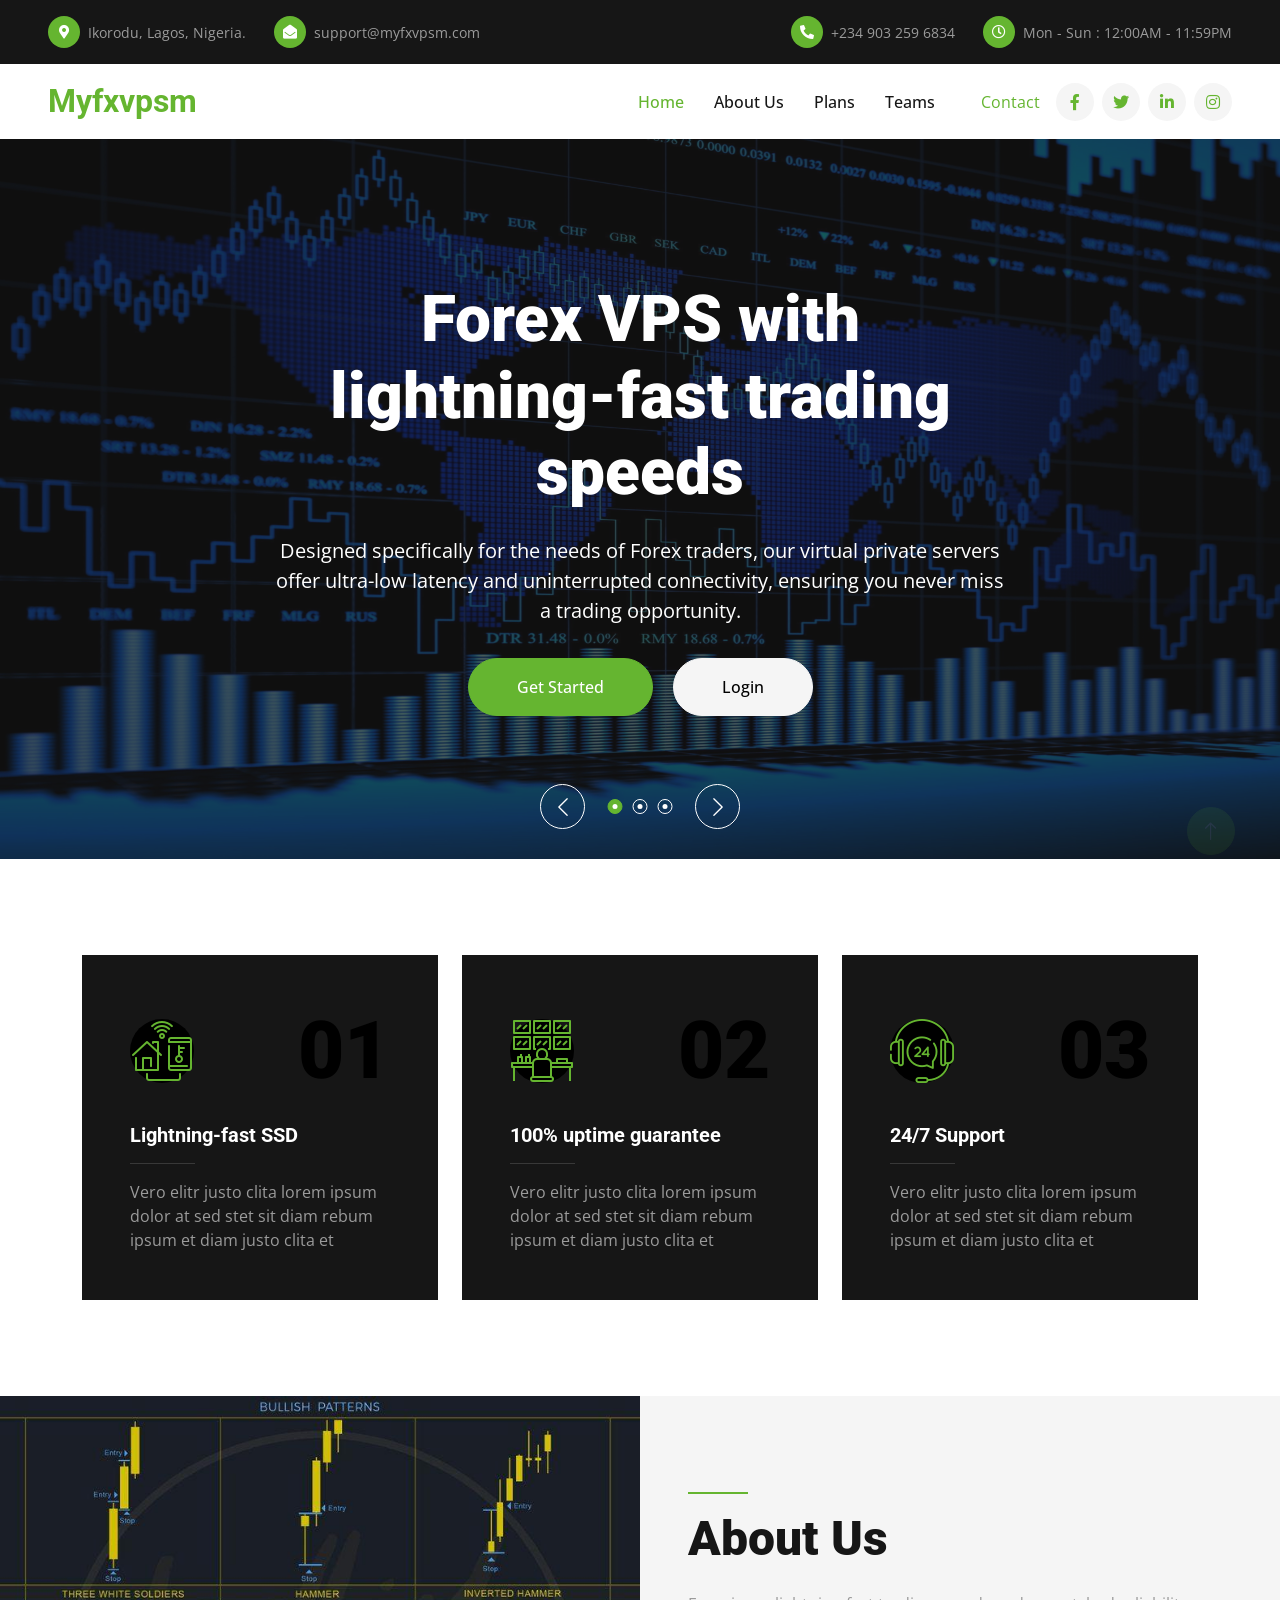
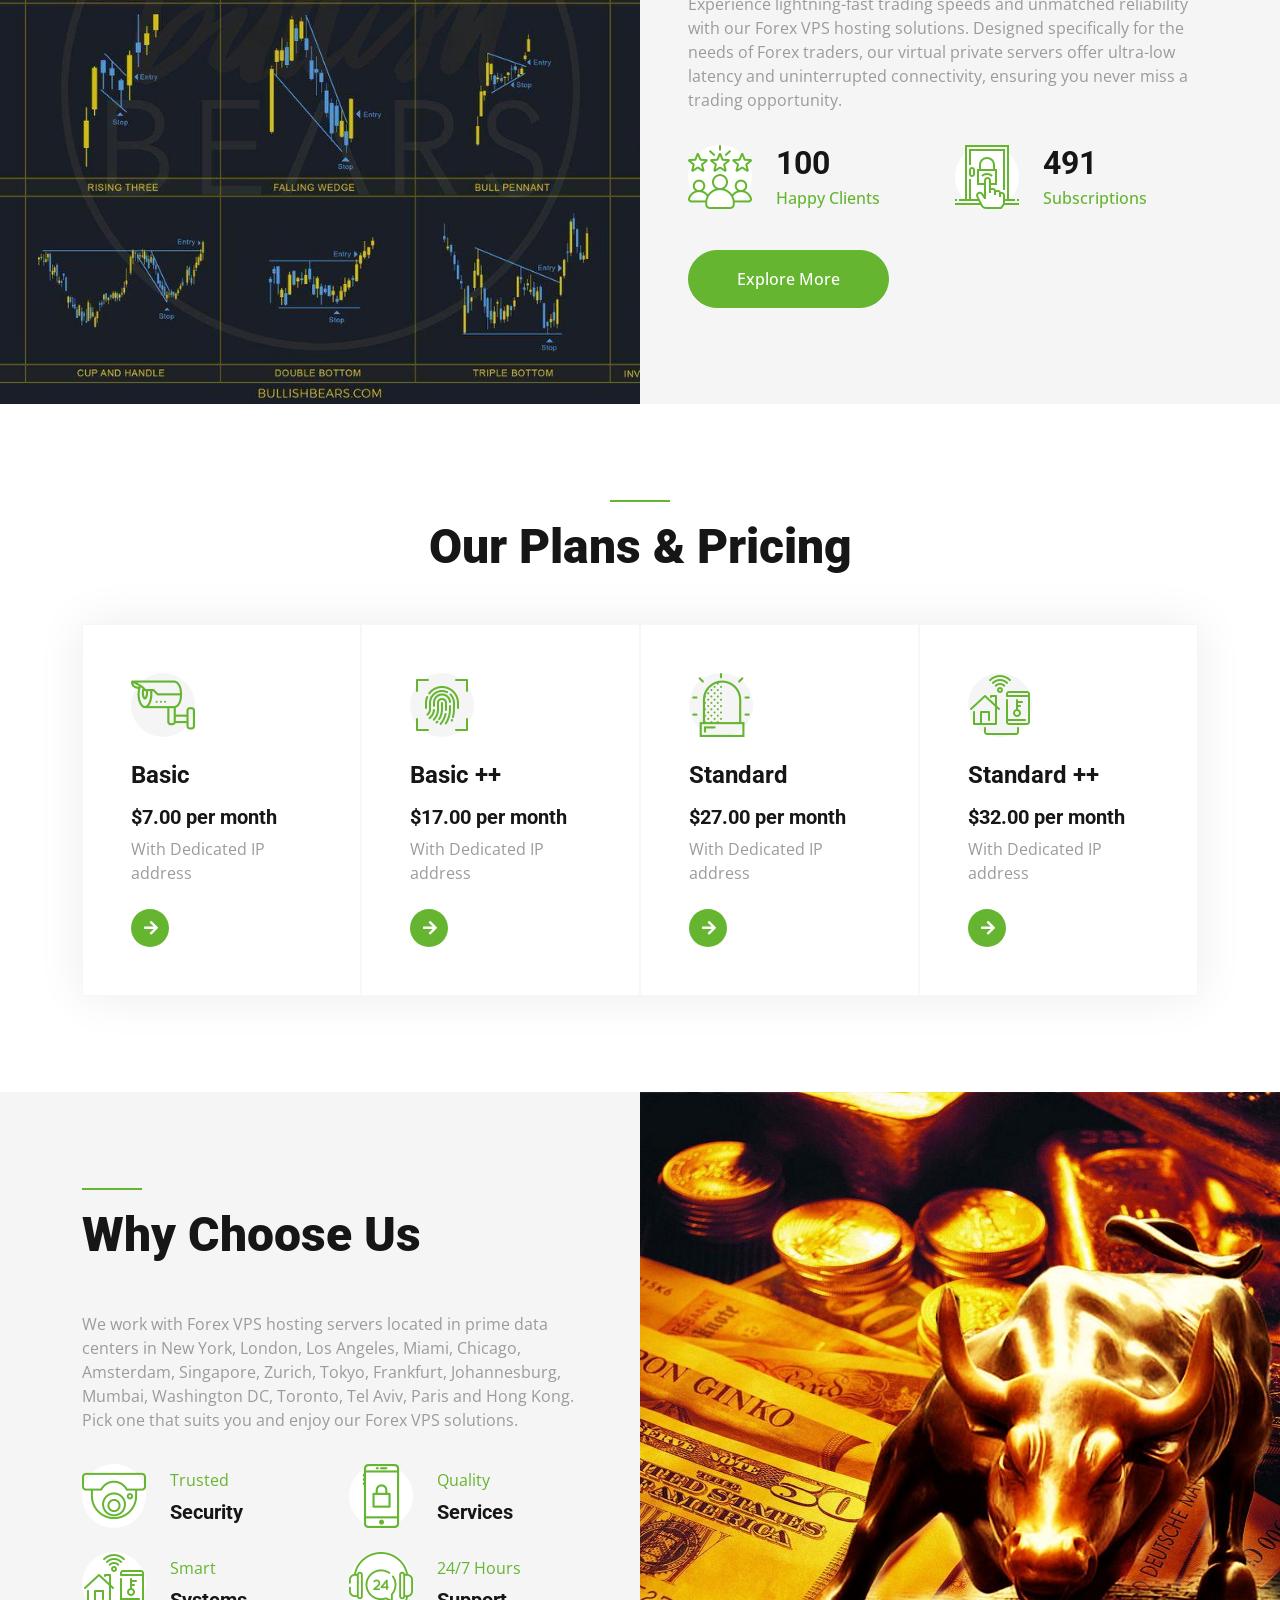
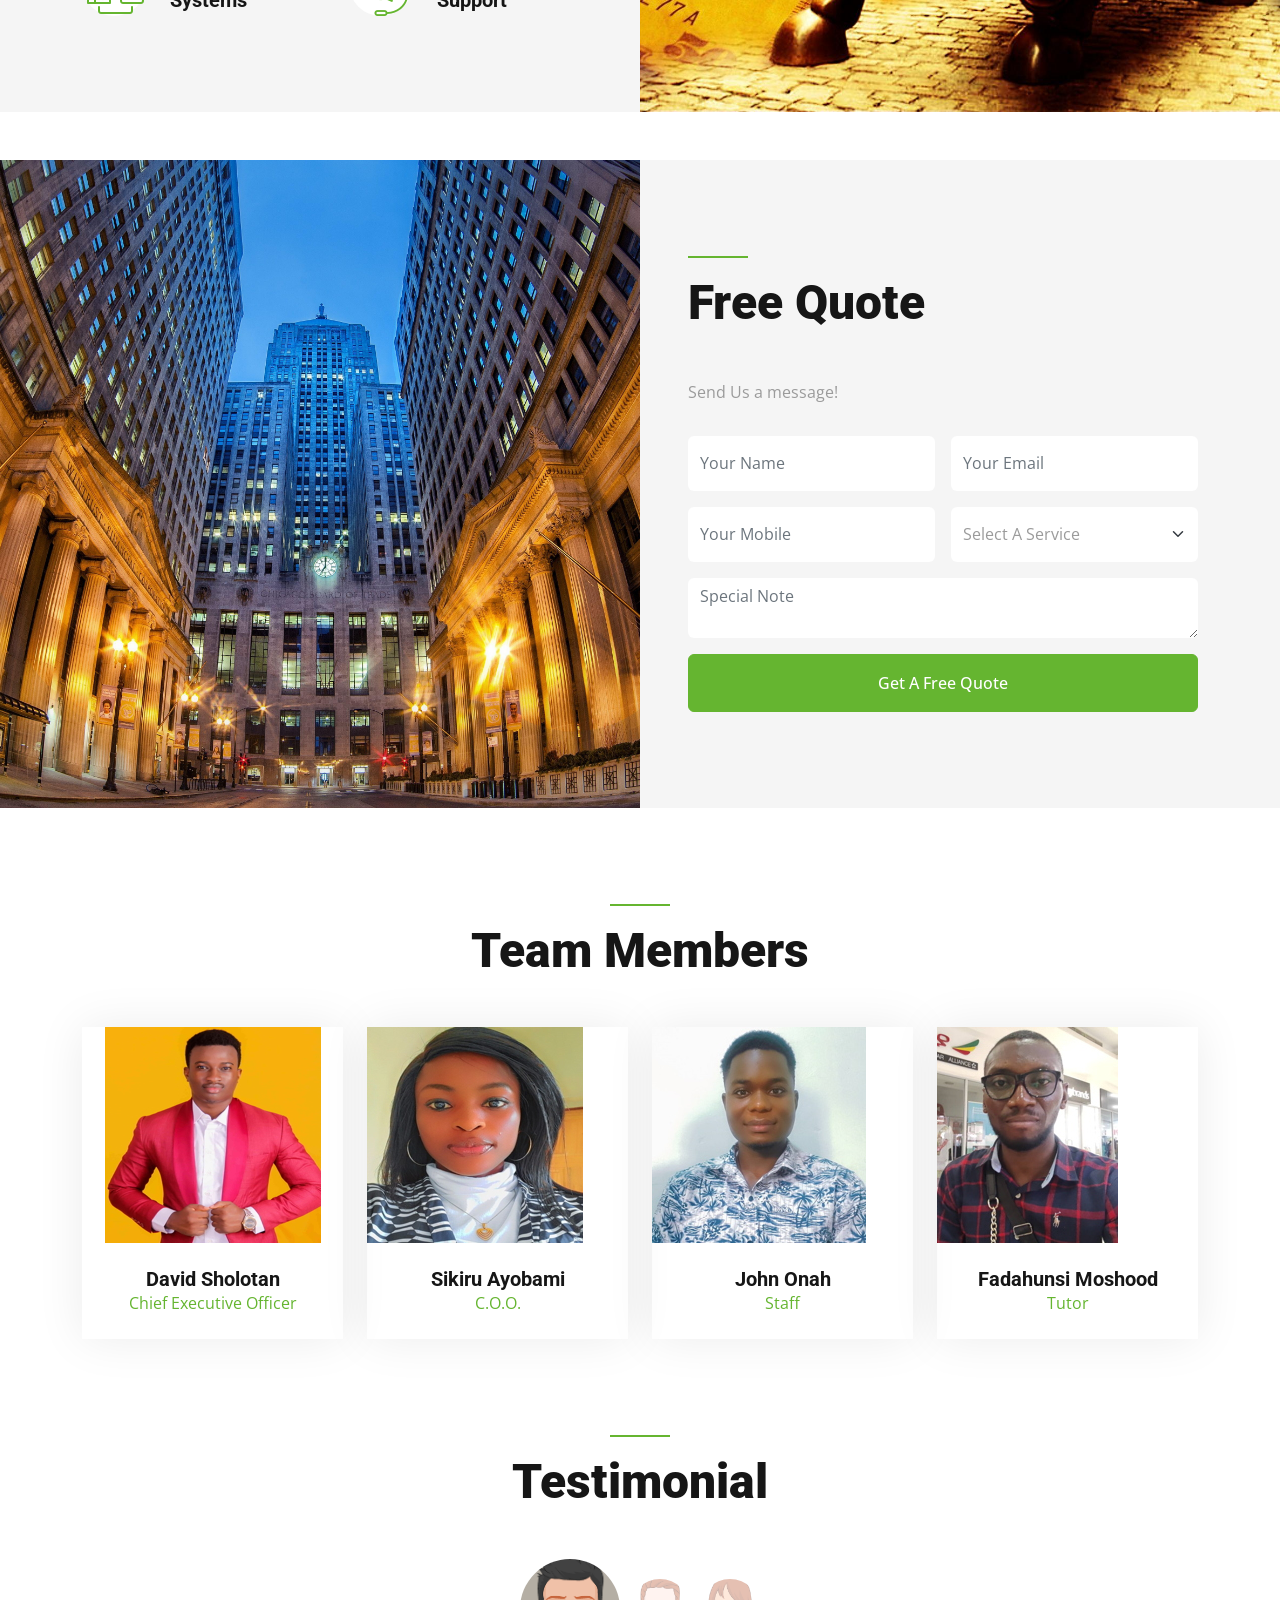
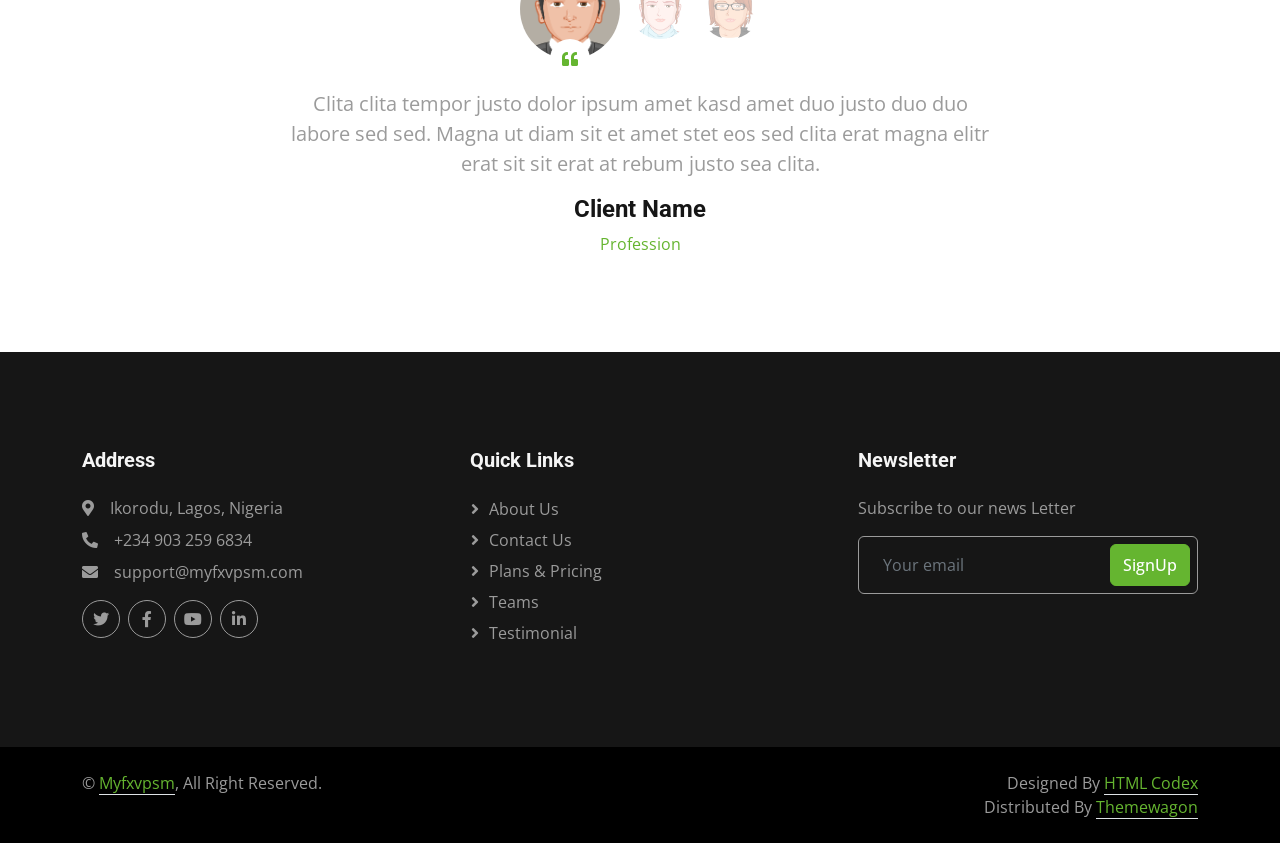
<file: index.html>
<!DOCTYPE html>
<html lang="en">

<head>
    <meta charset="utf-8">
    <title>Forex VPS Hosting | MYFXVPSM</title>
    <meta content="width=device-width, initial-scale=1.0" name="viewport">
    <meta content="" name="keywords">
    <meta content="" name="description">

    <!-- Favicon -->
    <link href="img/favicon.ico" rel="icon">

    <!-- Google Web Fonts -->
    <link rel="preconnect" href="https://fonts.googleapis.com">
    <link rel="preconnect" href="https://fonts.gstatic.com" crossorigin>
    <link href="https://fonts.googleapis.com/css2?family=Open+Sans:wght@400;500&family=Roboto:wght@500;700;900&display=swap" rel="stylesheet"> 

    <!-- Icon Font Stylesheet -->
    <link href="https://cdnjs.cloudflare.com/ajax/libs/font-awesome/5.10.0/css/all.min.css" rel="stylesheet">
    <link href="https://cdn.jsdelivr.net/npm/bootstrap-icons@1.4.1/font/bootstrap-icons.css" rel="stylesheet">

    <!-- Libraries Stylesheet -->
    <link href="lib/animate/animate.min.css" rel="stylesheet">
    <link href="lib/owlcarousel/assets/owl.carousel.min.css" rel="stylesheet">
    <link href="lib/lightbox/css/lightbox.min.css" rel="stylesheet">

    <!-- Customized Bootstrap Stylesheet -->
    <link href="css/bootstrap.min.css" rel="stylesheet">

    <!-- Template Stylesheet -->
    <link href="css/style.css" rel="stylesheet">
</head>

<body>
    <!-- Spinner Start -->
    <div id="spinner" class="show bg-white position-fixed translate-middle w-100 vh-100 top-50 start-50 d-flex align-items-center justify-content-center">
        <div class="spinner-border text-primary" style="width: 3rem; height: 3rem;" role="status">
            <span class="sr-only">Loading...</span>
        </div>
    </div>
    <!-- Spinner End -->


    <!-- Topbar Start -->
    <div class="container-fluid bg-dark px-5">
        <div class="row gx-4 d-none d-lg-flex">
            <div class="col-lg-6 text-start">
                <div class="h-100 d-inline-flex align-items-center py-3 me-4">
                    <div class="btn-sm-square rounded-circle bg-primary me-2">
                        <small class="fa fa-map-marker-alt text-white"></small>
                    </div>
                    <small>Ikorodu, Lagos, Nigeria.</small>
                </div>
                <div class="h-100 d-inline-flex align-items-center py-3">
                    <div class="btn-sm-square rounded-circle bg-primary me-2">
                        <small class="fa fa-envelope-open text-white"></small>
                    </div>
                    <small>support@myfxvpsm.com</small>
                </div>
            </div>
            <div class="col-lg-6 text-end">
                <div class="h-100 d-inline-flex align-items-center py-3 me-4">
                    <div class="btn-sm-square rounded-circle bg-primary me-2">
                        <small class="fa fa-phone-alt text-white"></small>
                    </div>
                    <small>+234 903 259 6834</small>
                </div>
                <div class="h-100 d-inline-flex align-items-center py-3">
                    <div class="btn-sm-square rounded-circle bg-primary me-2">
                        <small class="far fa-clock text-white"></small>
                    </div>
                    <small>Mon - Sun : 12:00AM - 11:59PM</small>
                </div>
            </div>
        </div>
    </div>
    <!-- Topbar End -->


    <!-- Navbar Start -->
    <nav class="navbar navbar-expand-lg bg-white navbar-light sticky-top p-0 px-4 px-lg-5">
        <a href="index.html" class="navbar-brand d-flex align-items-center">
            <h2 class="m-0 text-primary">Myfxvpsm</h2>
        </a>
        <button type="button" class="navbar-toggler" data-bs-toggle="collapse" data-bs-target="#navbarCollapse">
            <span class="navbar-toggler-icon"></span>
        </button>
        <div class="collapse navbar-collapse" id="navbarCollapse">
            <div class="navbar-nav ms-auto py-4 py-lg-0">
                <a href="index.html" class="nav-item nav-link active">Home</a>
                <a href="#about" class="nav-item nav-link">About Us</a>
                <a href="#pricing" class="nav-item nav-link">Plans</a>
                <a href="#teams" class="nav-item nav-link">Teams</a>
                
                </div>
                <a href="#contact" class="nav-item nav-link">Contact</a>
            </div>
            <div class="h-100 d-lg-inline-flex align-items-center d-none">
                <a class="btn btn-square rounded-circle bg-light text-primary me-2" href=""><i class="fab fa-facebook-f"></i></a>
                <a class="btn btn-square rounded-circle bg-light text-primary me-2" href=""><i class="fab fa-twitter"></i></a>
                <a class="btn btn-square rounded-circle bg-light text-primary me-2" href=""><i class="fab fa-linkedin-in"></i></a>
                <a class="btn btn-square rounded-circle bg-light text-primary me-0" href=""><i class="fab fa-instagram"></i></a>
            </div>
        </div>
    </nav>
    <!-- Navbar End -->


    <!-- Carousel Start -->
    <div class="container-fluid p-0 pb-5">
        <div class="owl-carousel header-carousel position-relative">
            <div class="owl-carousel-item position-relative">
                <img class="img-fluid" src="img/fxvps1.jpg" alt="" height="100%">
                <div class="carousel-inner">
                    <div class="container">
                        <div class="row justify-content-center">
                            <div class="col-12 col-lg-8 text-center">
                                <h1 class="display-3 text-white animated slideInDown mb-4">Forex VPS with lightning-fast trading speeds</h1>
                                <p class="fs-5 text-white mb-4 pb-2">Designed specifically for the needs of Forex traders, our virtual private servers offer ultra-low latency and uninterrupted connectivity, ensuring you never miss a trading opportunity.</p>
                                <a href="dashboard/template/register" class="btn btn-primary rounded-pill py-md-3 px-md-5 me-3 animated slideInLeft">Get Started</a>
                                <a href="dashboard/template/login" class="btn btn-light rounded-pill py-md-3 px-md-5 animated slideInRight">Login</a>
                            </div>
                        </div>
                    </div>
                </div>
            </div>
            <div class="owl-carousel-item position-relative">
                <img class="img-fluid" src="img/fxvps2.jpg" alt="">
                <div class="carousel-inner">
                    <div class="container">
                        <div class="row justify-content-center">
                            <div class="col-12 col-lg-8 text-center">
                                <h1 class="display-3 text-white animated slideInDown mb-4">Execute trades with precision and confidence</h1>
                                <p class="fs-5 text-white mb-4 pb-2">Say goodbye to downtime and latency issues that can hinder your trading performance.</p>
                                <a href="dashboard/template/register" class="btn btn-primary rounded-pill py-md-3 px-md-5 me-3 animated slideInLeft">Get Started</a>
                                <a href="dashboard/template/login" class="btn btn-light rounded-pill py-md-3 px-md-5 animated slideInRight">Login</a>
                            </div>
                        </div>
                    </div>
                </div>
            </div>
            <div class="owl-carousel-item position-relative">
                <img class="img-fluid" src="img/fxvps3.png" alt="">
                <div class="carousel-inner">
                    <div class="container">
                        <div class="row justify-content-center">
                            <div class="col-12 col-lg-8 text-center">
                                <h1 class="display-3 text-white animated slideInDown mb-4">Take your trading to the next level </h1>
                                <p class="fs-5 fw-medium text-white mb-4 pb-2">Gain a competitive edge in the market with our Forex VPS hosting solutions. Sign up now to experience seamless trading like never before.</p>
                                <a href="dashboard/template/register" class="btn btn-primary rounded-pill py-md-3 px-md-5 me-3 animated slideInLeft">Get Started</a>
                                <a href="dashboard/template/login" class="btn btn-light rounded-pill py-md-3 px-md-5 animated slideInRight">Login</a>
                            </div>
                        </div>
                    </div>
                </div>
            </div>
        </div>
    </div>
    <!-- Carousel End -->


    <!-- Facts Start -->
    <div class="container-xxl py-5">
        <div class="container">
            <div class="row g-4">
                <div class="col-md-6 col-lg-4 wow fadeIn" data-wow-delay="0.1s">
                    <div class="h-100 bg-dark p-4 p-xl-5">
                        <div class="d-flex align-items-center justify-content-between mb-4">
                            <div class="btn-square rounded-circle" style="width: 64px; height: 64px; background: #000000;">
                                <img class="img-fluid" src="img/icon/icon-3.png" alt="Icon">
                            </div>
                            <h1 class="display-1 mb-0" style="color: #000000;">01</h1>
                        </div>
                        <h5 class="text-white">Lightning-fast SSD</h5>
                        <hr class="w-25">
                        <span>Vero elitr justo clita lorem ipsum dolor at sed stet sit diam rebum ipsum et diam justo clita et</span>
                    </div>
                </div>
                <div class="col-md-6 col-lg-4 wow fadeIn" data-wow-delay="0.3s">
                    <div class="h-100 bg-dark p-4 p-xl-5">
                        <div class="d-flex align-items-center justify-content-between mb-4">
                            <div class="btn-square rounded-circle" style="width: 64px; height: 64px; background: #000000;">
                                <img class="img-fluid" src="img/icon/icon-4.png" alt="Icon">
                            </div>
                            <h1 class="display-1 mb-0" style="color: #000000;">02</h1>
                        </div>
                        <h5 class="text-white">100% uptime guarantee</h5>
                        <hr class="w-25">
                        <span>Vero elitr justo clita lorem ipsum dolor at sed stet sit diam rebum ipsum et diam justo clita et</span>
                    </div>
                </div>
                <div class="col-md-6 col-lg-4 wow fadeIn" data-wow-delay="0.5s">
                    <div class="h-100 bg-dark p-4 p-xl-5">
                        <div class="d-flex align-items-center justify-content-between mb-4">
                            <div class="btn-square rounded-circle" style="width: 64px; height: 64px; background: #000000;">
                                <img class="img-fluid" src="img/icon/icon-2.png" alt="Icon">
                            </div>
                            <h1 class="display-1 mb-0" style="color: #000000;">03</h1>
                        </div>
                        <h5 class="text-white">24/7 Support</h5>
                        <hr class="w-25">
                        <span>Vero elitr justo clita lorem ipsum dolor at sed stet sit diam rebum ipsum et diam justo clita et</span>
                    </div>
                </div>
            </div>
        </div>
    </div>
    <!-- Facts Start -->


    <!-- About Start -->
    <div class="container-fluid bg-light overflow-hidden my-5 px-lg-0" id="about">
        <div class="container about px-lg-0">
            <div class="row g-0 mx-lg-0">
                <div class="col-lg-6 ps-lg-0" style="min-height: 400px;">
                    <div class="position-relative h-100">
                        <img class="position-absolute img-fluid w-100 h-100" src="img/fxvps4.jpg" style="object-fit: cover;" alt="">
                    </div>
                </div>
                <div class="col-lg-6 about-text py-5 wow fadeIn" data-wow-delay="0.5s">
                    <div class="p-lg-5 pe-lg-0">
                        <div class="bg-primary mb-3" style="width: 60px; height: 2px;"></div>
                        <h1 class="display-5 mb-4">About Us</h1>
                        <p class="mb-4 pb-2">
                            Experience lightning-fast trading speeds and unmatched reliability with our Forex VPS hosting solutions. Designed specifically for the needs of Forex traders, our virtual private servers offer ultra-low latency and uninterrupted connectivity, ensuring you never miss a trading opportunity.
                        </p>
                        
                            <div class="row g-4 mb-4 pb-3">
                            <div class="col-sm-6 wow fadeIn" data-wow-delay="0.1s">
                                <div class="d-flex align-items-center">
                                    <div class="btn-square bg-white rounded-circle" style="width: 64px; height: 64px;">
                                        <img class="img-fluid" src="img/icon/icon-1.png" alt="Icon">
                                    </div>
                                    <div class="ms-4">
                                        <h2 class="mb-1" data-toggle="counter-up">200</h2>
                                        <p class="fw-medium text-primary mb-0">Happy Clients</p>
                                    </div>
                                </div>
                            </div>
                            <div class="col-sm-6 wow fadeIn" data-wow-delay="0.3s">
                                <div class="d-flex align-items-center">
                                    <div class="btn-square bg-white rounded-circle" style="width: 64px; height: 64px;">
                                        <img class="img-fluid" src="img/icon/icon-5.png" alt="Icon">
                                    </div>
                                    <div class="ms-4">
                                        <h2 class="mb-1" data-toggle="counter-up">982</h2>
                                        <p class="fw-medium text-primary mb-0">Subscriptions</p>
                                    </div>
                                </div>
                            </div>
                        </div>
                        <a href="dashboard/template/login" class="btn btn-primary rounded-pill py-3 px-5">Explore More</a>
                    </div>
                </div>
            </div>
        </div>
    </div>
    <!-- About End -->


    <!-- Service Start -->
    <div class="container-xxl py-5" id="pricing">
        <div class="container">
            <div class="text-center">
                <div class="bg-primary mb-3 mx-auto" style="width: 60px; height: 2px;"></div>
                <h1 class="display-5 mb-5">Our Plans & Pricing</h1>
            </div>
            <div class="row g-0 service-row">
                <div class="col-md-6 col-lg-3 wow fadeIn" data-wow-delay="0.1s">
                    <div class="service-item border h-100 p-5">
                        <div class="btn-square bg-light rounded-circle mb-4" style="width: 64px; height: 64px;">
                            <img class="img-fluid" src="img/icon/icon-6.png" alt="Icon">
                        </div>
                        <h4 class="mb-3">Basic</h4>
                        <h5>$7.00 per month</h5>
                        <p  class="mb-4">With Dedicated IP address</p>
                        <a class="btn" href="dashboard/template/login"><i class="fa fa-arrow-right text-white me-3"></i>Order Now</a>
                    </div>
                </div>
                <div class="col-md-6 col-lg-3 wow fadeIn" data-wow-delay="0.3s">
                    <div class="service-item border h-100 p-5">
                        <div class="btn-square bg-light rounded-circle mb-4" style="width: 64px; height: 64px;">
                            <img class="img-fluid" src="img/icon/icon-8.png" alt="Icon">
                        </div>
                        <h4 class="mb-3">Basic ++</h4>
                        <h5>$17.00 per month</h5>
                        <p  class="mb-4">With Dedicated IP address</p>
                        <a class="btn" href="dashboard/template/login"><i class="fa fa-arrow-right text-white me-3"></i>Order Now</a>
                    </div>
                </div>
                <div class="col-md-6 col-lg-3 wow fadeIn" data-wow-delay="0.5s">
                    <div class="service-item border h-100 p-5">
                        <div class="btn-square bg-light rounded-circle mb-4" style="width: 64px; height: 64px;">
                            <img class="img-fluid" src="img/icon/icon-9.png" alt="Icon">
                        </div>
                        <h4 class="mb-3">Standard</h4>
                        
                        <h5>$27.00 per month</h5>
                        <p  class="mb-4">With Dedicated IP address</p>
                        <a class="btn" href="dashboard/template/login"><i class="fa fa-arrow-right text-white me-3"></i>Order Now</a>
                    </div>
                </div>
                <div class="col-md-6 col-lg-3 wow fadeIn" data-wow-delay="0.7s">
                    <div class="service-item border h-100 p-5">
                        <div class="btn-square bg-light rounded-circle mb-4" style="width: 64px; height: 64px;">
                            <img class="img-fluid" src="img/icon/icon-3.png" alt="Icon">
                        </div>
                        <h4 class="mb-3">Standard ++</h4>
                        <h5>$32.00 per month</h5>
                        <p  class="mb-4">With Dedicated IP address</p>
                        <a class="btn" href="dashboard/template/login"><i class="fa fa-arrow-right text-white me-3"></i>Order Now</a>
                    </div>
                </div>
            </div>
        </div>
    </div>
    <!-- Service End -->


    <!-- Feature Start -->
    <div class="container-fluid bg-light overflow-hidden my-5 px-lg-0">
        <div class="container feature px-lg-0">
            <div class="row g-0 mx-lg-0">
                <div class="col-lg-6 feature-text py-5 wow fadeIn" data-wow-delay="0.5s">
                    <div class="p-lg-5 ps-lg-0">
                        <div class="bg-primary mb-3" style="width: 60px; height: 2px;"></div>
                        <h1 class="display-5 mb-5">Why Choose Us</h1>
                        <p class="mb-4 pb-2">
                            We work with Forex VPS hosting servers located in prime data centers in New York, London, Los Angeles, Miami, Chicago, Amsterdam, Singapore, Zurich, Tokyo, Frankfurt, Johannesburg, Mumbai, Washington DC, Toronto, Tel Aviv, Paris and Hong Kong. Pick one that suits you and enjoy our Forex VPS solutions.
                        </p>
                        <div class="row g-4">
                            <div class="col-6">
                                <div class="d-flex align-items-center">
                                    <div class="btn-square bg-white rounded-circle" style="width: 64px; height: 64px;">
                                        <img class="img-fluid" src="img/icon/icon-7.png" alt="Icon">
                                    </div>
                                    <div class="ms-4">
                                        <p class="text-primary mb-2">Trusted</p>
                                        <h5 class="mb-0">Security</h5>
                                    </div>
                                </div>
                            </div>
                            <div class="col-6">
                                <div class="d-flex align-items-center">
                                    <div class="btn-square bg-white rounded-circle" style="width: 64px; height: 64px;">
                                        <img class="img-fluid" src="img/icon/icon-10.png" alt="Icon">
                                    </div>
                                    <div class="ms-4">
                                        <p class="text-primary mb-2">Quality</p>
                                        <h5 class="mb-0">Services</h5>
                                    </div>
                                </div>
                            </div>
                            <div class="col-6">
                                <div class="d-flex align-items-center">
                                    <div class="btn-square bg-white rounded-circle" style="width: 64px; height: 64px;">
                                        <img class="img-fluid" src="img/icon/icon-3.png" alt="Icon">
                                    </div>
                                    <div class="ms-4">
                                        <p class="text-primary mb-2">Smart</p>
                                        <h5 class="mb-0">Systems</h5>
                                    </div>
                                </div>
                            </div>
                            <div class="col-6">
                                <div class="d-flex align-items-center">
                                    <div class="btn-square bg-white rounded-circle" style="width: 64px; height: 64px;">
                                        <img class="img-fluid" src="img/icon/icon-2.png" alt="Icon">
                                    </div>
                                    <div class="ms-4">
                                        <p class="text-primary mb-2">24/7 Hours</p>
                                        <h5 class="mb-0">Support</h5>
                                    </div>
                                </div>
                            </div>
                        </div>
                    </div>
                </div>
                <div class="col-lg-6 pe-lg-0" style="min-height: 400px;">
                    <div class="position-relative h-100">
                        <img class="position-absolute img-fluid w-100 h-100" src="img/fxvps5.jpg" style="object-fit: cover;" alt="">
                    </div>
                </div>
            </div>
        </div>
    </div>
    <!-- Feature End -->


    

    <!-- Quote Start -->
    <div class="container-fluid bg-light overflow-hidden my-5 px-lg-0" id="contact">
        <div class="container quote px-lg-0">
            <div class="row g-0 mx-lg-0">
                <div class="col-lg-6 ps-lg-0" style="min-height: 400px;">
                    <div class="position-relative h-100">
                        <img class="position-absolute img-fluid w-100 h-100" src="img/fxvps6.jpg" style="object-fit: cover;" alt="">
                    </div>
                </div>
                <div class="col-lg-6 quote-text py-5 wow fadeIn" data-wow-delay="0.5s">
                    <div class="p-lg-5 pe-lg-0">
                        <div class="bg-primary mb-3" style="width: 60px; height: 2px;"></div>
                        <h1 class="display-5 mb-5">Free Quote</h1>
                        <p class="mb-4 pb-2">
                            Send Us a message!
                        </p>
                        <form>
                            <div class="row g-3">
                                <div class="col-12 col-sm-6">
                                    <input type="text" class="form-control border-0" placeholder="Your Name" style="height: 55px;">
                                </div>
                                <div class="col-12 col-sm-6">
                                    <input type="email" class="form-control border-0" placeholder="Your Email" style="height: 55px;">
                                </div>
                                <div class="col-12 col-sm-6">
                                    <input type="text" class="form-control border-0" placeholder="Your Mobile" style="height: 55px;">
                                </div>
                                <div class="col-12 col-sm-6">
                                    <select class="form-select border-0" style="height: 55px;">
                                        <option selected>Select A Service</option>
                                        
                                    </select>
                                </div>
                                <div class="col-12">
                                    <textarea class="form-control border-0" placeholder="Special Note"></textarea>
                                </div>
                                <div class="col-12">
                                    <button class="btn btn-primary w-100 py-3" type="button" onclick="alert('This is currently not available. Kindly send us a mail @ support@fxt4me.com')">Get A Free Quote</button>
                                </div>
                            </div>
                        </form>
                    </div>
                </div>
            </div>
        </div>
    </div>
    <!-- Quote End -->


    <!-- Team Start -->
    <div class="container-xxl py-5" id="teams">
        <div class="container">
            <div class="text-center wow fadeInUp" data-wow-delay="0.1s">
                <div class="bg-primary mb-3 mx-auto" style="width: 60px; height: 2px;"></div>
                <h1 class="display-5 mb-5">Team Members</h1>
            </div>
            <div class="row g-4">
                <div class="col-lg-3 col-md-6 wow fadeInUp" data-wow-delay="0.1s">
                    <div class="team-item">
                        <div class="overflow-hidden position-relative">
                            <center><img class="img-fluid" src="img/dav.jpg" alt=""></center>
                            <div class="team-social">
                                <a class="btn btn-square btn-dark rounded-circle m-1" href=""><i class="fab fa-facebook-f"></i></a>
                                <a class="btn btn-square btn-dark rounded-circle m-1" href=""><i class="fab fa-twitter"></i></a>
                                <a class="btn btn-square btn-dark rounded-circle m-1" href=""><i class="fab fa-instagram"></i></a>
                            </div>
                        </div>
                        <div class="text-center p-4">
                            <h5 class="mb-0">David Sholotan</h5>
                            <span class="text-primary">Chief Executive Officer</span>
                        </div>
                    </div>
                </div>
                <div class="col-lg-3 col-md-6 wow fadeInUp" data-wow-delay="0.3s">
                    <div class="team-item">
                        <div class="overflow-hidden position-relative">
                            <img class="img-fluid" src="img/ayo.jpg" alt="">
                            <div class="team-social">
                                <a class="btn btn-square btn-dark rounded-circle m-1" href=""><i class="fab fa-facebook-f"></i></a>
                                <a class="btn btn-square btn-dark rounded-circle m-1" href=""><i class="fab fa-twitter"></i></a>
                                <a class="btn btn-square btn-dark rounded-circle m-1" href=""><i class="fab fa-instagram"></i></a>
                            </div>
                        </div>
                        <div class="text-center p-4">
                            <h5 class="mb-0">Sikiru Ayobami</h5>
                            <span class="text-primary">C.O.O.</span>
                        </div>
                    </div>
                </div>
                <div class="col-lg-3 col-md-6 wow fadeInUp" data-wow-delay="0.5s">
                    <div class="team-item">
                        <div class="overflow-hidden position-relative">
                            <img class="img-fluid" src="img/johnonah.jpg" alt="">
                            <div class="team-social">
                                <a class="btn btn-square btn-dark rounded-circle m-1" href=""><i class="fab fa-facebook-f"></i></a>
                                <a class="btn btn-square btn-dark rounded-circle m-1" href=""><i class="fab fa-twitter"></i></a>
                                <a class="btn btn-square btn-dark rounded-circle m-1" href=""><i class="fab fa-instagram"></i></a>
                            </div>
                        </div>
                        <div class="text-center p-4">
                            <h5 class="mb-0">John Onah</h5>
                            <span class="text-primary">Staff</span>
                        </div>
                    </div>
                </div>
                <div class="col-lg-3 col-md-6 wow fadeInUp" data-wow-delay="0.7s">
                    <div class="team-item">
                        <div class="overflow-hidden position-relative">
                            <img class="img-fluid" src="img/moshood.jpg" alt="">
                            <div class="team-social">
                                <a class="btn btn-square btn-dark rounded-circle m-1" href=""><i class="fab fa-facebook-f"></i></a>
                                <a class="btn btn-square btn-dark rounded-circle m-1" href=""><i class="fab fa-twitter"></i></a>
                                <a class="btn btn-square btn-dark rounded-circle m-1" href=""><i class="fab fa-instagram"></i></a>
                            </div>
                        </div>
                        <div class="text-center p-4">
                            <h5 class="mb-0">Fadahunsi Moshood</h5>
                            <span class="text-primary">Tutor</span>
                        </div>
                    </div>
                </div>
            </div>
        </div>
    </div>
    <!-- Team End -->


    <!-- Testimonial Start -->
    <div class="container-xxl py-5 wow fadeInUp" data-wow-delay="0.1s">
        <div class="container">
            <div class="text-center wow fadeInUp" data-wow-delay="0.1s">
                <div class="bg-primary mb-3 mx-auto" style="width: 60px; height: 2px;"></div>
                <h1 class="display-5 mb-5">Testimonial</h1>
            </div>
            <div class="owl-carousel testimonial-carousel wow fadeInUp" data-wow-delay="0.1s">
                <div class="testimonial-item text-center" data-dot="<img class='img-fluid' src='img/avatar5.png' alt=''>">
                    <p class="fs-5">Clita clita tempor justo dolor ipsum amet kasd amet duo justo duo duo labore sed sed. Magna ut diam sit et amet stet eos sed clita erat magna elitr erat sit sit erat at rebum justo sea clita.</p>
                    <h4>Client Name</h4>
                    <span class="text-primary">Profession</span>
                </div>
                <div class="testimonial-item text-center" data-dot="<img class='img-fluid' src='img/avatar2.png' alt=''>">
                    <p class="fs-5">Clita clita tempor justo dolor ipsum amet kasd amet duo justo duo duo labore sed sed. Magna ut diam sit et amet stet eos sed clita erat magna elitr erat sit sit erat at rebum justo sea clita.</p>
                    <h4>Client Name</h4>
                    <span class="text-primary">Profession</span>
                </div>
                <div class="testimonial-item text-center" data-dot="<img class='img-fluid' src='img/avatar3.png' alt=''>">
                    <p class="fs-5">Clita clita tempor justo dolor ipsum amet kasd amet duo justo duo duo labore sed sed. Magna ut diam sit et amet stet eos sed clita erat magna elitr erat sit sit erat at rebum justo sea clita.</p>
                    <h4>Client Name</h4>
                    <span class="text-primary">Profession</span>
                </div>
            </div>
        </div>
    </div>
    <!-- Testimonial End -->


    <!-- Footer Start -->
    <div class="container-fluid bg-dark text-secondary footer mt-5 py-5 wow fadeIn" data-wow-delay="0.1s">
        <div class="container py-5">
            <div class="row g-5">
                <div class="col-lg-4 col-md-6">
                    <h5 class="text-light mb-4">Address</h5>
                    <p class="mb-2"><i class="fa fa-map-marker-alt me-3"></i>Ikorodu, Lagos, Nigeria</p>
                    <p class="mb-2"><i class="fa fa-phone-alt me-3"></i>+234 903 259 6834</p>
                    <p class="mb-2"><i class="fa fa-envelope me-3"></i>support@myfxvpsm.com</p>
                    <div class="d-flex pt-2">
                        <a class="btn btn-square btn-outline-secondary rounded-circle me-2" href=""><i class="fab fa-twitter"></i></a>
                        <a class="btn btn-square btn-outline-secondary rounded-circle me-2" href=""><i class="fab fa-facebook-f"></i></a>
                        <a class="btn btn-square btn-outline-secondary rounded-circle me-2" href=""><i class="fab fa-youtube"></i></a>
                        <a class="btn btn-square btn-outline-secondary rounded-circle me-2" href=""><i class="fab fa-linkedin-in"></i></a>
                    </div>
                </div>
                
                <div class="col-lg-4 col-md-6">
                    <h5 class="text-light mb-4">Quick Links</h5>
                    <a class="btn btn-link" href="#about">About Us</a>
                    <a class="btn btn-link" href="#contact">Contact Us</a>
                    <a class="btn btn-link" href="#pricing">Plans & Pricing</a>
                    <a class="btn btn-link" href="#teams">Teams</a>
                    <a class="btn btn-link" href="#testimonial">Testimonial</a>
                </div>
                <div class="col-lg-4 col-md-6">
                    <h5 class="text-light mb-4">Newsletter</h5>
                    <p>Subscribe to our news Letter</p>
                    <div class="position-relative w-100">
                        <input class="form-control bg-transparent border-secondary w-100 py-3 ps-4 pe-5" type="text" placeholder="Your email">
                        <button type="button" class="btn btn-primary py-2 position-absolute top-0 end-0 mt-2 me-2">SignUp</button>
                    </div>
                </div>
            </div>
        </div>
    </div>
    <!-- Footer End -->


    <!-- Copyright Start -->
    <div class="container-fluid py-4" style="background: #000000;">
        <div class="container">
            <div class="row">
                <div class="col-md-6 text-center text-md-start mb-3 mb-md-0">
                    &copy; <a class="border-bottom" href="#">Myfxvpsm</a>, All Right Reserved.
                </div>
                <div class="col-md-6 text-center text-md-end">
                    Designed By <a class="border-bottom" href="">HTML Codex</a><br>Distributed By <a class="border-bottom" href="" >Themewagon</a>
                </div>
            </div>
        </div>
    </div>
    <!-- Copyright End -->


    <!-- Back to Top -->
    <a href="#" class="btn btn-lg btn-primary btn-lg-square rounded-circle back-to-top"><i class="bi bi-arrow-up"></i></a>


    <!-- JavaScript Libraries -->
    <script src="https://code.jquery.com/jquery-3.4.1.min.js"></script>
    <script src="https://cdn.jsdelivr.net/npm/bootstrap@5.0.0/dist/js/bootstrap.bundle.min.js"></script>
    <script src="lib/wow/wow.min.js"></script>
    <script src="lib/easing/easing.min.js"></script>
    <script src="lib/waypoints/waypoints.min.js"></script>
    <script src="lib/counterup/counterup.min.js"></script>
    <script src="lib/owlcarousel/owl.carousel.min.js"></script>
    <script src="lib/isotope/isotope.pkgd.min.js"></script>
    <script src="lib/lightbox/js/lightbox.min.js"></script>

    <!-- Template Javascript -->
    <script src="js/main.js"></script>
</body>

</html>
</file>
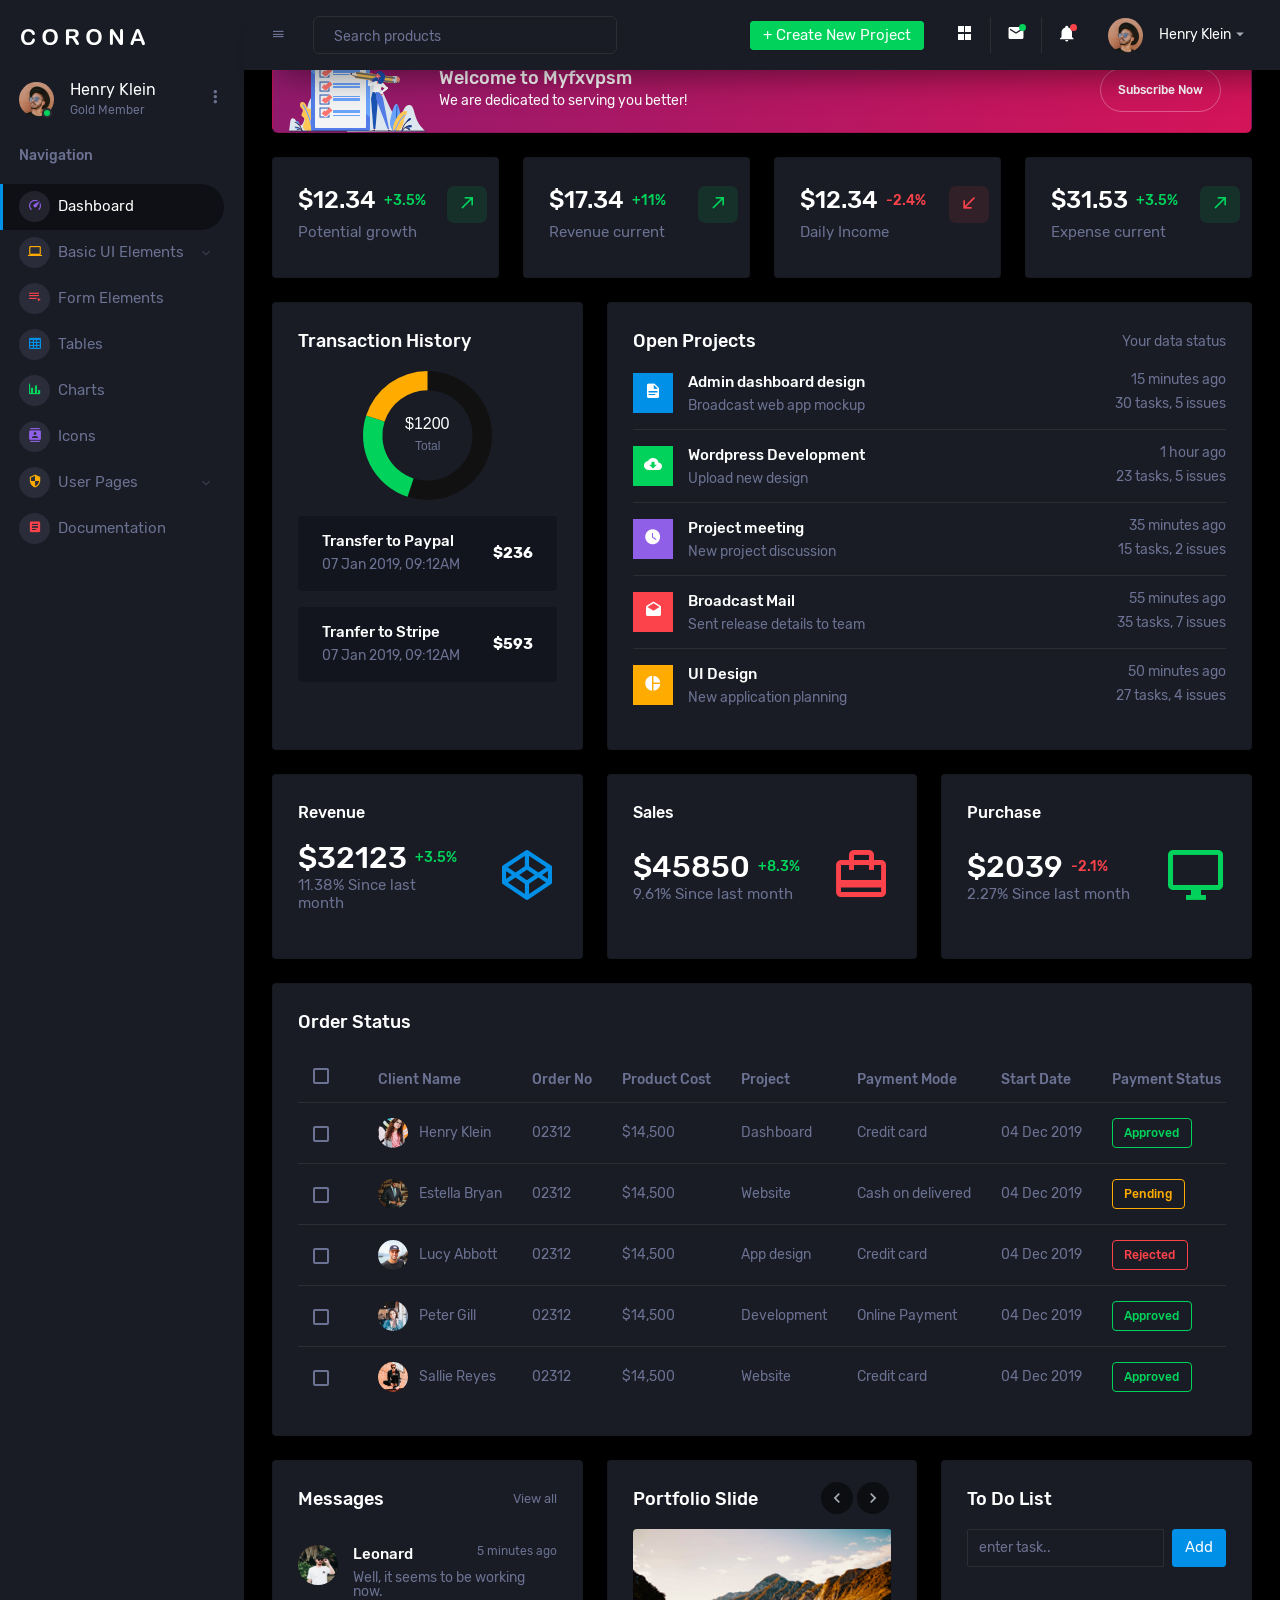
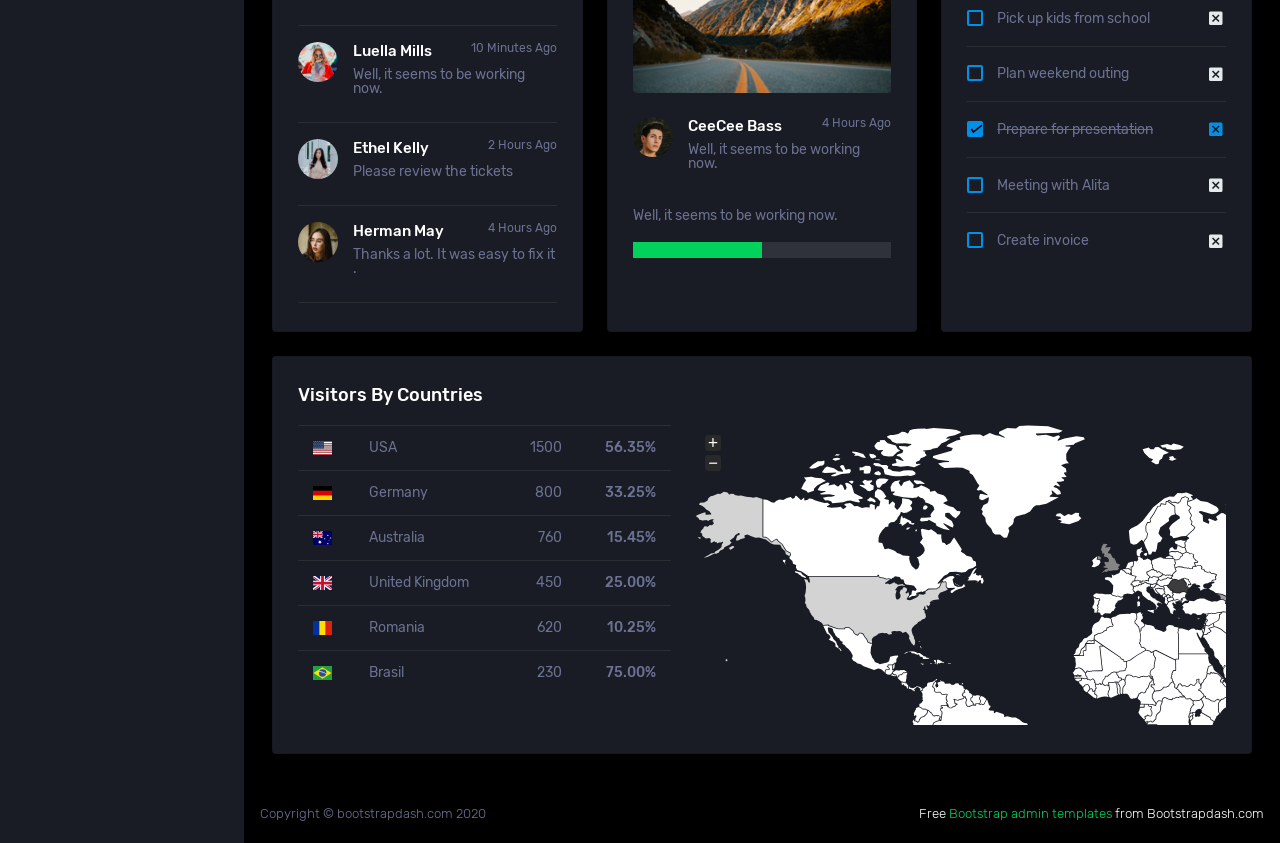
<file: dashboard/template/users/index.html>
<!DOCTYPE html>
<html lang="en">
  <head>
    <!-- Required meta tags -->
    <meta charset="utf-8">
    <meta name="viewport" content="width=device-width, initial-scale=1, shrink-to-fit=no">
    <title>Dashboard | Myfxvpsm</title>
    <!-- plugins:css -->
    <link rel="stylesheet" href="../assets/vendors/mdi/css/materialdesignicons.min.css">
    <link rel="stylesheet" href="../assets/vendors/css/vendor.bundle.base.css">
    <!-- endinject -->
    <!-- Plugin css for this page -->
    <link rel="stylesheet" href="../assets/vendors/jvectormap/jquery-jvectormap.css">
    <link rel="stylesheet" href="../assets/vendors/flag-icon-css/css/flag-icon.min.css">
    <link rel="stylesheet" href="../assets/vendors/owl-carousel-2/owl.carousel.min.css">
    <link rel="stylesheet" href="../assets/vendors/owl-carousel-2/owl.theme.default.min.css">
    <!-- End plugin css for this page -->
    <!-- inject:css -->
    <!-- endinject -->
    <!-- Layout styles -->
    <link rel="stylesheet" href="../assets/css/style.css">
    <!-- End layout styles -->
    <link rel="shortcut icon" href="../assets/images/favicon.png" />
  </head>
  <body>
    <div class="container-scroller">
      <!-- partial:partials/_sidebar.html -->
      <nav class="sidebar sidebar-offcanvas" id="sidebar">
        <div class="sidebar-brand-wrapper d-none d-lg-flex align-items-center justify-content-center fixed-top">
          <a class="sidebar-brand brand-logo" href="index.html"><img src="../assets/images/logo.svg" alt="logo" /></a>
          <a class="sidebar-brand brand-logo-mini" href="index.html"><img src="../assets/images/logo-mini.svg" alt="logo" /></a>
        </div>
        <ul class="nav">
          <li class="nav-item profile">
            <div class="profile-desc">
              <div class="profile-pic">
                <div class="count-indicator">
                  <img class="img-xs rounded-circle " src="../assets/images/faces/face15.jpg" alt="">
                  <span class="count bg-success"></span>
                </div>
                <div class="profile-name">
                  <h5 class="mb-0 font-weight-normal">Henry Klein</h5>
                  <span>Gold Member</span>
                </div>
              </div>
              <a href="#" id="profile-dropdown" data-toggle="dropdown"><i class="mdi mdi-dots-vertical"></i></a>
              <div class="dropdown-menu dropdown-menu-right sidebar-dropdown preview-list" aria-labelledby="profile-dropdown">
                <a href="#" class="dropdown-item preview-item">
                  <div class="preview-thumbnail">
                    <div class="preview-icon bg-dark rounded-circle">
                      <i class="mdi mdi-settings text-primary"></i>
                    </div>
                  </div>
                  <div class="preview-item-content">
                    <p class="preview-subject ellipsis mb-1 text-small">Account settings</p>
                  </div>
                </a>
                <div class="dropdown-divider"></div>
                <a href="#" class="dropdown-item preview-item">
                  <div class="preview-thumbnail">
                    <div class="preview-icon bg-dark rounded-circle">
                      <i class="mdi mdi-onepassword  text-info"></i>
                    </div>
                  </div>
                  <div class="preview-item-content">
                    <p class="preview-subject ellipsis mb-1 text-small">Change Password</p>
                  </div>
                </a>
                <div class="dropdown-divider"></div>
                <a href="#" class="dropdown-item preview-item">
                  <div class="preview-thumbnail">
                    <div class="preview-icon bg-dark rounded-circle">
                      <i class="mdi mdi-calendar-today text-success"></i>
                    </div>
                  </div>
                  <div class="preview-item-content">
                    <p class="preview-subject ellipsis mb-1 text-small">To-do list</p>
                  </div>
                </a>
              </div>
            </div>
          </li>
          <li class="nav-item nav-category">
            <span class="nav-link">Navigation</span>
          </li>
          <li class="nav-item menu-items">
            <a class="nav-link" href="index.html">
              <span class="menu-icon">
                <i class="mdi mdi-speedometer"></i>
              </span>
              <span class="menu-title">Dashboard</span>
            </a>
          </li>
          <li class="nav-item menu-items">
            <a class="nav-link" data-toggle="collapse" href="#ui-basic" aria-expanded="false" aria-controls="ui-basic">
              <span class="menu-icon">
                <i class="mdi mdi-laptop"></i>
              </span>
              <span class="menu-title">Basic UI Elements</span>
              <i class="menu-arrow"></i>
            </a>
            <div class="collapse" id="ui-basic">
              <ul class="nav flex-column sub-menu">
                <li class="nav-item"> <a class="nav-link" href="pages/ui-features/buttons.html">Buttons</a></li>
                <li class="nav-item"> <a class="nav-link" href="pages/ui-features/dropdowns.html">Dropdowns</a></li>
                <li class="nav-item"> <a class="nav-link" href="pages/ui-features/typography.html">Typography</a></li>
              </ul>
            </div>
          </li>
          <li class="nav-item menu-items">
            <a class="nav-link" href="pages/forms/basic_elements.html">
              <span class="menu-icon">
                <i class="mdi mdi-playlist-play"></i>
              </span>
              <span class="menu-title">Form Elements</span>
            </a>
          </li>
          <li class="nav-item menu-items">
            <a class="nav-link" href="pages/tables/basic-table.html">
              <span class="menu-icon">
                <i class="mdi mdi-table-large"></i>
              </span>
              <span class="menu-title">Tables</span>
            </a>
          </li>
          <li class="nav-item menu-items">
            <a class="nav-link" href="pages/charts/chartjs.html">
              <span class="menu-icon">
                <i class="mdi mdi-chart-bar"></i>
              </span>
              <span class="menu-title">Charts</span>
            </a>
          </li>
          <li class="nav-item menu-items">
            <a class="nav-link" href="pages/icons/mdi.html">
              <span class="menu-icon">
                <i class="mdi mdi-contacts"></i>
              </span>
              <span class="menu-title">Icons</span>
            </a>
          </li>
          <li class="nav-item menu-items">
            <a class="nav-link" data-toggle="collapse" href="#auth" aria-expanded="false" aria-controls="auth">
              <span class="menu-icon">
                <i class="mdi mdi-security"></i>
              </span>
              <span class="menu-title">User Pages</span>
              <i class="menu-arrow"></i>
            </a>
            <div class="collapse" id="auth">
              <ul class="nav flex-column sub-menu">
                <li class="nav-item"> <a class="nav-link" href="pages/samples/blank-page.html"> Blank Page </a></li>
                <li class="nav-item"> <a class="nav-link" href="pages/samples/error-404.html"> 404 </a></li>
                <li class="nav-item"> <a class="nav-link" href="pages/samples/error-500.html"> 500 </a></li>
                <li class="nav-item"> <a class="nav-link" href="pages/samples/login.html"> Login </a></li>
                <li class="nav-item"> <a class="nav-link" href="pages/samples/register.html"> Register </a></li>
              </ul>
            </div>
          </li>
          <li class="nav-item menu-items">
            <a class="nav-link" href="http://www.bootstrapdash.com/demo/corona-free/jquery/documentation/documentation.html">
              <span class="menu-icon">
                <i class="mdi mdi-file-document-box"></i>
              </span>
              <span class="menu-title">Documentation</span>
            </a>
          </li>
        </ul>
      </nav>
      <!-- partial -->
      <div class="container-fluid page-body-wrapper">
        <!-- partial:partials/_navbar.html -->
        <nav class="navbar p-0 fixed-top d-flex flex-row">
          <div class="navbar-brand-wrapper d-flex d-lg-none align-items-center justify-content-center">
            <a class="navbar-brand brand-logo-mini" href="index.html"><img src="../assets/images/logo-mini.svg" alt="logo" /></a>
          </div>
          <div class="navbar-menu-wrapper flex-grow d-flex align-items-stretch">
            <button class="navbar-toggler navbar-toggler align-self-center" type="button" data-toggle="minimize">
              <span class="mdi mdi-menu"></span>
            </button>
            <ul class="navbar-nav w-100">
              <li class="nav-item w-100">
                <form class="nav-link mt-2 mt-md-0 d-none d-lg-flex search">
                  <input type="text" class="form-control" placeholder="Search products">
                </form>
              </li>
            </ul>
            <ul class="navbar-nav navbar-nav-right">
              <li class="nav-item dropdown d-none d-lg-block">
                <a class="nav-link btn btn-success create-new-button" id="createbuttonDropdown" data-toggle="dropdown" aria-expanded="false" href="#">+ Create New Project</a>
                <div class="dropdown-menu dropdown-menu-right navbar-dropdown preview-list" aria-labelledby="createbuttonDropdown">
                  <h6 class="p-3 mb-0">Projects</h6>
                  <div class="dropdown-divider"></div>
                  <a class="dropdown-item preview-item">
                    <div class="preview-thumbnail">
                      <div class="preview-icon bg-dark rounded-circle">
                        <i class="mdi mdi-file-outline text-primary"></i>
                      </div>
                    </div>
                    <div class="preview-item-content">
                      <p class="preview-subject ellipsis mb-1">Software Development</p>
                    </div>
                  </a>
                  <div class="dropdown-divider"></div>
                  <a class="dropdown-item preview-item">
                    <div class="preview-thumbnail">
                      <div class="preview-icon bg-dark rounded-circle">
                        <i class="mdi mdi-web text-info"></i>
                      </div>
                    </div>
                    <div class="preview-item-content">
                      <p class="preview-subject ellipsis mb-1">UI Development</p>
                    </div>
                  </a>
                  <div class="dropdown-divider"></div>
                  <a class="dropdown-item preview-item">
                    <div class="preview-thumbnail">
                      <div class="preview-icon bg-dark rounded-circle">
                        <i class="mdi mdi-layers text-danger"></i>
                      </div>
                    </div>
                    <div class="preview-item-content">
                      <p class="preview-subject ellipsis mb-1">Software Testing</p>
                    </div>
                  </a>
                  <div class="dropdown-divider"></div>
                  <p class="p-3 mb-0 text-center">See all projects</p>
                </div>
              </li>
              <li class="nav-item nav-settings d-none d-lg-block">
                <a class="nav-link" href="#">
                  <i class="mdi mdi-view-grid"></i>
                </a>
              </li>
              <li class="nav-item dropdown border-left">
                <a class="nav-link count-indicator dropdown-toggle" id="messageDropdown" href="#" data-toggle="dropdown" aria-expanded="false">
                  <i class="mdi mdi-email"></i>
                  <span class="count bg-success"></span>
                </a>
                <div class="dropdown-menu dropdown-menu-right navbar-dropdown preview-list" aria-labelledby="messageDropdown">
                  <h6 class="p-3 mb-0">Messages</h6>
                  <div class="dropdown-divider"></div>
                  <a class="dropdown-item preview-item">
                    <div class="preview-thumbnail">
                      <img src="../assets/images/faces/face4.jpg" alt="image" class="rounded-circle profile-pic">
                    </div>
                    <div class="preview-item-content">
                      <p class="preview-subject ellipsis mb-1">Mark send you a message</p>
                      <p class="text-muted mb-0"> 1 Minutes ago </p>
                    </div>
                  </a>
                  <div class="dropdown-divider"></div>
                  <a class="dropdown-item preview-item">
                    <div class="preview-thumbnail">
                      <img src="../assets/images/faces/face2.jpg" alt="image" class="rounded-circle profile-pic">
                    </div>
                    <div class="preview-item-content">
                      <p class="preview-subject ellipsis mb-1">Cregh send you a message</p>
                      <p class="text-muted mb-0"> 15 Minutes ago </p>
                    </div>
                  </a>
                  <div class="dropdown-divider"></div>
                  <a class="dropdown-item preview-item">
                    <div class="preview-thumbnail">
                      <img src="../assets/images/faces/face3.jpg" alt="image" class="rounded-circle profile-pic">
                    </div>
                    <div class="preview-item-content">
                      <p class="preview-subject ellipsis mb-1">Profile picture updated</p>
                      <p class="text-muted mb-0"> 18 Minutes ago </p>
                    </div>
                  </a>
                  <div class="dropdown-divider"></div>
                  <p class="p-3 mb-0 text-center">4 new messages</p>
                </div>
              </li>
              <li class="nav-item dropdown border-left">
                <a class="nav-link count-indicator dropdown-toggle" id="notificationDropdown" href="#" data-toggle="dropdown">
                  <i class="mdi mdi-bell"></i>
                  <span class="count bg-danger"></span>
                </a>
                <div class="dropdown-menu dropdown-menu-right navbar-dropdown preview-list" aria-labelledby="notificationDropdown">
                  <h6 class="p-3 mb-0">Notifications</h6>
                  <div class="dropdown-divider"></div>
                  <a class="dropdown-item preview-item">
                    <div class="preview-thumbnail">
                      <div class="preview-icon bg-dark rounded-circle">
                        <i class="mdi mdi-calendar text-success"></i>
                      </div>
                    </div>
                    <div class="preview-item-content">
                      <p class="preview-subject mb-1">Event today</p>
                      <p class="text-muted ellipsis mb-0"> Just a reminder that you have an event today </p>
                    </div>
                  </a>
                  <div class="dropdown-divider"></div>
                  <a class="dropdown-item preview-item">
                    <div class="preview-thumbnail">
                      <div class="preview-icon bg-dark rounded-circle">
                        <i class="mdi mdi-settings text-danger"></i>
                      </div>
                    </div>
                    <div class="preview-item-content">
                      <p class="preview-subject mb-1">Settings</p>
                      <p class="text-muted ellipsis mb-0"> Update dashboard </p>
                    </div>
                  </a>
                  <div class="dropdown-divider"></div>
                  <a class="dropdown-item preview-item">
                    <div class="preview-thumbnail">
                      <div class="preview-icon bg-dark rounded-circle">
                        <i class="mdi mdi-link-variant text-warning"></i>
                      </div>
                    </div>
                    <div class="preview-item-content">
                      <p class="preview-subject mb-1">Launch Admin</p>
                      <p class="text-muted ellipsis mb-0"> New admin wow! </p>
                    </div>
                  </a>
                  <div class="dropdown-divider"></div>
                  <p class="p-3 mb-0 text-center">See all notifications</p>
                </div>
              </li>
              <li class="nav-item dropdown">
                <a class="nav-link" id="profileDropdown" href="#" data-toggle="dropdown">
                  <div class="navbar-profile">
                    <img class="img-xs rounded-circle" src="../assets/images/faces/face15.jpg" alt="">
                    <p class="mb-0 d-none d-sm-block navbar-profile-name">Henry Klein</p>
                    <i class="mdi mdi-menu-down d-none d-sm-block"></i>
                  </div>
                </a>
                <div class="dropdown-menu dropdown-menu-right navbar-dropdown preview-list" aria-labelledby="profileDropdown">
                  <h6 class="p-3 mb-0">Profile</h6>
                  <div class="dropdown-divider"></div>
                  <a class="dropdown-item preview-item">
                    <div class="preview-thumbnail">
                      <div class="preview-icon bg-dark rounded-circle">
                        <i class="mdi mdi-settings text-success"></i>
                      </div>
                    </div>
                    <div class="preview-item-content">
                      <p class="preview-subject mb-1">Settings</p>
                    </div>
                  </a>
                  <div class="dropdown-divider"></div>
                  <a class="dropdown-item preview-item">
                    <div class="preview-thumbnail">
                      <div class="preview-icon bg-dark rounded-circle">
                        <i class="mdi mdi-logout text-danger"></i>
                      </div>
                    </div>
                    <div class="preview-item-content">
                      <p class="preview-subject mb-1">Log out</p>
                    </div>
                  </a>
                  <div class="dropdown-divider"></div>
                  <p class="p-3 mb-0 text-center">Advanced settings</p>
                </div>
              </li>
            </ul>
            <button class="navbar-toggler navbar-toggler-right d-lg-none align-self-center" type="button" data-toggle="offcanvas">
              <span class="mdi mdi-format-line-spacing"></span>
            </button>
          </div>
        </nav>
        <!-- partial -->
        <div class="main-panel">
          <div class="content-wrapper">
            <div class="row">
              <div class="col-12 grid-margin stretch-card">
                <div class="card corona-gradient-card">
                  <div class="card-body py-0 px-0 px-sm-3">
                    <div class="row align-items-center">
                      <div class="col-4 col-sm-3 col-xl-2">
                        <img src="../assets/images/dashboard/Group126@2x.png" class="gradient-corona-img img-fluid" alt="">
                      </div>
                      <div class="col-5 col-sm-7 col-xl-8 p-0">
                        <h4 class="mb-1 mb-sm-0">Welcome to Myfxvpsm</h4>
                        <p class="mb-0 font-weight-normal d-none d-sm-block">We are dedicated to serving you better!</p>
                      </div>
                      <div class="col-3 col-sm-2 col-xl-2 pl-0 text-center">
                        <span>
                          <a href="" target="_blank" class="btn btn-outline-light btn-rounded get-started-btn">Subscribe Now</a>
                        </span>
                      </div>
                    </div>
                  </div>
                </div>
              </div>
            </div>
            <div class="row">
              <div class="col-xl-3 col-sm-6 grid-margin stretch-card">
                <div class="card">
                  <div class="card-body">
                    <div class="row">
                      <div class="col-9">
                        <div class="d-flex align-items-center align-self-start">
                          <h3 class="mb-0">$12.34</h3>
                          <p class="text-success ml-2 mb-0 font-weight-medium">+3.5%</p>
                        </div>
                      </div>
                      <div class="col-3">
                        <div class="icon icon-box-success ">
                          <span class="mdi mdi-arrow-top-right icon-item"></span>
                        </div>
                      </div>
                    </div>
                    <h6 class="text-muted font-weight-normal">Potential growth</h6>
                  </div>
                </div>
              </div>
              <div class="col-xl-3 col-sm-6 grid-margin stretch-card">
                <div class="card">
                  <div class="card-body">
                    <div class="row">
                      <div class="col-9">
                        <div class="d-flex align-items-center align-self-start">
                          <h3 class="mb-0">$17.34</h3>
                          <p class="text-success ml-2 mb-0 font-weight-medium">+11%</p>
                        </div>
                      </div>
                      <div class="col-3">
                        <div class="icon icon-box-success">
                          <span class="mdi mdi-arrow-top-right icon-item"></span>
                        </div>
                      </div>
                    </div>
                    <h6 class="text-muted font-weight-normal">Revenue current</h6>
                  </div>
                </div>
              </div>
              <div class="col-xl-3 col-sm-6 grid-margin stretch-card">
                <div class="card">
                  <div class="card-body">
                    <div class="row">
                      <div class="col-9">
                        <div class="d-flex align-items-center align-self-start">
                          <h3 class="mb-0">$12.34</h3>
                          <p class="text-danger ml-2 mb-0 font-weight-medium">-2.4%</p>
                        </div>
                      </div>
                      <div class="col-3">
                        <div class="icon icon-box-danger">
                          <span class="mdi mdi-arrow-bottom-left icon-item"></span>
                        </div>
                      </div>
                    </div>
                    <h6 class="text-muted font-weight-normal">Daily Income</h6>
                  </div>
                </div>
              </div>
              <div class="col-xl-3 col-sm-6 grid-margin stretch-card">
                <div class="card">
                  <div class="card-body">
                    <div class="row">
                      <div class="col-9">
                        <div class="d-flex align-items-center align-self-start">
                          <h3 class="mb-0">$31.53</h3>
                          <p class="text-success ml-2 mb-0 font-weight-medium">+3.5%</p>
                        </div>
                      </div>
                      <div class="col-3">
                        <div class="icon icon-box-success ">
                          <span class="mdi mdi-arrow-top-right icon-item"></span>
                        </div>
                      </div>
                    </div>
                    <h6 class="text-muted font-weight-normal">Expense current</h6>
                  </div>
                </div>
              </div>
            </div>
            <div class="row">
              <div class="col-md-4 grid-margin stretch-card">
                <div class="card">
                  <div class="card-body">
                    <h4 class="card-title">Transaction History</h4>
                    <canvas id="transaction-history" class="transaction-chart"></canvas>
                    <div class="bg-gray-dark d-flex d-md-block d-xl-flex flex-row py-3 px-4 px-md-3 px-xl-4 rounded mt-3">
                      <div class="text-md-center text-xl-left">
                        <h6 class="mb-1">Transfer to Paypal</h6>
                        <p class="text-muted mb-0">07 Jan 2019, 09:12AM</p>
                      </div>
                      <div class="align-self-center flex-grow text-right text-md-center text-xl-right py-md-2 py-xl-0">
                        <h6 class="font-weight-bold mb-0">$236</h6>
                      </div>
                    </div>
                    <div class="bg-gray-dark d-flex d-md-block d-xl-flex flex-row py-3 px-4 px-md-3 px-xl-4 rounded mt-3">
                      <div class="text-md-center text-xl-left">
                        <h6 class="mb-1">Tranfer to Stripe</h6>
                        <p class="text-muted mb-0">07 Jan 2019, 09:12AM</p>
                      </div>
                      <div class="align-self-center flex-grow text-right text-md-center text-xl-right py-md-2 py-xl-0">
                        <h6 class="font-weight-bold mb-0">$593</h6>
                      </div>
                    </div>
                  </div>
                </div>
              </div>
              <div class="col-md-8 grid-margin stretch-card">
                <div class="card">
                  <div class="card-body">
                    <div class="d-flex flex-row justify-content-between">
                      <h4 class="card-title mb-1">Open Projects</h4>
                      <p class="text-muted mb-1">Your data status</p>
                    </div>
                    <div class="row">
                      <div class="col-12">
                        <div class="preview-list">
                          <div class="preview-item border-bottom">
                            <div class="preview-thumbnail">
                              <div class="preview-icon bg-primary">
                                <i class="mdi mdi-file-document"></i>
                              </div>
                            </div>
                            <div class="preview-item-content d-sm-flex flex-grow">
                              <div class="flex-grow">
                                <h6 class="preview-subject">Admin dashboard design</h6>
                                <p class="text-muted mb-0">Broadcast web app mockup</p>
                              </div>
                              <div class="mr-auto text-sm-right pt-2 pt-sm-0">
                                <p class="text-muted">15 minutes ago</p>
                                <p class="text-muted mb-0">30 tasks, 5 issues </p>
                              </div>
                            </div>
                          </div>
                          <div class="preview-item border-bottom">
                            <div class="preview-thumbnail">
                              <div class="preview-icon bg-success">
                                <i class="mdi mdi-cloud-download"></i>
                              </div>
                            </div>
                            <div class="preview-item-content d-sm-flex flex-grow">
                              <div class="flex-grow">
                                <h6 class="preview-subject">Wordpress Development</h6>
                                <p class="text-muted mb-0">Upload new design</p>
                              </div>
                              <div class="mr-auto text-sm-right pt-2 pt-sm-0">
                                <p class="text-muted">1 hour ago</p>
                                <p class="text-muted mb-0">23 tasks, 5 issues </p>
                              </div>
                            </div>
                          </div>
                          <div class="preview-item border-bottom">
                            <div class="preview-thumbnail">
                              <div class="preview-icon bg-info">
                                <i class="mdi mdi-clock"></i>
                              </div>
                            </div>
                            <div class="preview-item-content d-sm-flex flex-grow">
                              <div class="flex-grow">
                                <h6 class="preview-subject">Project meeting</h6>
                                <p class="text-muted mb-0">New project discussion</p>
                              </div>
                              <div class="mr-auto text-sm-right pt-2 pt-sm-0">
                                <p class="text-muted">35 minutes ago</p>
                                <p class="text-muted mb-0">15 tasks, 2 issues</p>
                              </div>
                            </div>
                          </div>
                          <div class="preview-item border-bottom">
                            <div class="preview-thumbnail">
                              <div class="preview-icon bg-danger">
                                <i class="mdi mdi-email-open"></i>
                              </div>
                            </div>
                            <div class="preview-item-content d-sm-flex flex-grow">
                              <div class="flex-grow">
                                <h6 class="preview-subject">Broadcast Mail</h6>
                                <p class="text-muted mb-0">Sent release details to team</p>
                              </div>
                              <div class="mr-auto text-sm-right pt-2 pt-sm-0">
                                <p class="text-muted">55 minutes ago</p>
                                <p class="text-muted mb-0">35 tasks, 7 issues </p>
                              </div>
                            </div>
                          </div>
                          <div class="preview-item">
                            <div class="preview-thumbnail">
                              <div class="preview-icon bg-warning">
                                <i class="mdi mdi-chart-pie"></i>
                              </div>
                            </div>
                            <div class="preview-item-content d-sm-flex flex-grow">
                              <div class="flex-grow">
                                <h6 class="preview-subject">UI Design</h6>
                                <p class="text-muted mb-0">New application planning</p>
                              </div>
                              <div class="mr-auto text-sm-right pt-2 pt-sm-0">
                                <p class="text-muted">50 minutes ago</p>
                                <p class="text-muted mb-0">27 tasks, 4 issues </p>
                              </div>
                            </div>
                          </div>
                        </div>
                      </div>
                    </div>
                  </div>
                </div>
              </div>
            </div>
            <div class="row">
              <div class="col-sm-4 grid-margin">
                <div class="card">
                  <div class="card-body">
                    <h5>Revenue</h5>
                    <div class="row">
                      <div class="col-8 col-sm-12 col-xl-8 my-auto">
                        <div class="d-flex d-sm-block d-md-flex align-items-center">
                          <h2 class="mb-0">$32123</h2>
                          <p class="text-success ml-2 mb-0 font-weight-medium">+3.5%</p>
                        </div>
                        <h6 class="text-muted font-weight-normal">11.38% Since last month</h6>
                      </div>
                      <div class="col-4 col-sm-12 col-xl-4 text-center text-xl-right">
                        <i class="icon-lg mdi mdi-codepen text-primary ml-auto"></i>
                      </div>
                    </div>
                  </div>
                </div>
              </div>
              <div class="col-sm-4 grid-margin">
                <div class="card">
                  <div class="card-body">
                    <h5>Sales</h5>
                    <div class="row">
                      <div class="col-8 col-sm-12 col-xl-8 my-auto">
                        <div class="d-flex d-sm-block d-md-flex align-items-center">
                          <h2 class="mb-0">$45850</h2>
                          <p class="text-success ml-2 mb-0 font-weight-medium">+8.3%</p>
                        </div>
                        <h6 class="text-muted font-weight-normal"> 9.61% Since last month</h6>
                      </div>
                      <div class="col-4 col-sm-12 col-xl-4 text-center text-xl-right">
                        <i class="icon-lg mdi mdi-wallet-travel text-danger ml-auto"></i>
                      </div>
                    </div>
                  </div>
                </div>
              </div>
              <div class="col-sm-4 grid-margin">
                <div class="card">
                  <div class="card-body">
                    <h5>Purchase</h5>
                    <div class="row">
                      <div class="col-8 col-sm-12 col-xl-8 my-auto">
                        <div class="d-flex d-sm-block d-md-flex align-items-center">
                          <h2 class="mb-0">$2039</h2>
                          <p class="text-danger ml-2 mb-0 font-weight-medium">-2.1% </p>
                        </div>
                        <h6 class="text-muted font-weight-normal">2.27% Since last month</h6>
                      </div>
                      <div class="col-4 col-sm-12 col-xl-4 text-center text-xl-right">
                        <i class="icon-lg mdi mdi-monitor text-success ml-auto"></i>
                      </div>
                    </div>
                  </div>
                </div>
              </div>
            </div>
            <div class="row ">
              <div class="col-12 grid-margin">
                <div class="card">
                  <div class="card-body">
                    <h4 class="card-title">Order Status</h4>
                    <div class="table-responsive">
                      <table class="table">
                        <thead>
                          <tr>
                            <th>
                              <div class="form-check form-check-muted m-0">
                                <label class="form-check-label">
                                  <input type="checkbox" class="form-check-input">
                                </label>
                              </div>
                            </th>
                            <th> Client Name </th>
                            <th> Order No </th>
                            <th> Product Cost </th>
                            <th> Project </th>
                            <th> Payment Mode </th>
                            <th> Start Date </th>
                            <th> Payment Status </th>
                          </tr>
                        </thead>
                        <tbody>
                          <tr>
                            <td>
                              <div class="form-check form-check-muted m-0">
                                <label class="form-check-label">
                                  <input type="checkbox" class="form-check-input">
                                </label>
                              </div>
                            </td>
                            <td>
                              <img src="../assets/images/faces/face1.jpg" alt="image" />
                              <span class="pl-2">Henry Klein</span>
                            </td>
                            <td> 02312 </td>
                            <td> $14,500 </td>
                            <td> Dashboard </td>
                            <td> Credit card </td>
                            <td> 04 Dec 2019 </td>
                            <td>
                              <div class="badge badge-outline-success">Approved</div>
                            </td>
                          </tr>
                          <tr>
                            <td>
                              <div class="form-check form-check-muted m-0">
                                <label class="form-check-label">
                                  <input type="checkbox" class="form-check-input">
                                </label>
                              </div>
                            </td>
                            <td>
                              <img src="../assets/images/faces/face2.jpg" alt="image" />
                              <span class="pl-2">Estella Bryan</span>
                            </td>
                            <td> 02312 </td>
                            <td> $14,500 </td>
                            <td> Website </td>
                            <td> Cash on delivered </td>
                            <td> 04 Dec 2019 </td>
                            <td>
                              <div class="badge badge-outline-warning">Pending</div>
                            </td>
                          </tr>
                          <tr>
                            <td>
                              <div class="form-check form-check-muted m-0">
                                <label class="form-check-label">
                                  <input type="checkbox" class="form-check-input">
                                </label>
                              </div>
                            </td>
                            <td>
                              <img src="../assets/images/faces/face5.jpg" alt="image" />
                              <span class="pl-2">Lucy Abbott</span>
                            </td>
                            <td> 02312 </td>
                            <td> $14,500 </td>
                            <td> App design </td>
                            <td> Credit card </td>
                            <td> 04 Dec 2019 </td>
                            <td>
                              <div class="badge badge-outline-danger">Rejected</div>
                            </td>
                          </tr>
                          <tr>
                            <td>
                              <div class="form-check form-check-muted m-0">
                                <label class="form-check-label">
                                  <input type="checkbox" class="form-check-input">
                                </label>
                              </div>
                            </td>
                            <td>
                              <img src="../assets/images/faces/face3.jpg" alt="image" />
                              <span class="pl-2">Peter Gill</span>
                            </td>
                            <td> 02312 </td>
                            <td> $14,500 </td>
                            <td> Development </td>
                            <td> Online Payment </td>
                            <td> 04 Dec 2019 </td>
                            <td>
                              <div class="badge badge-outline-success">Approved</div>
                            </td>
                          </tr>
                          <tr>
                            <td>
                              <div class="form-check form-check-muted m-0">
                                <label class="form-check-label">
                                  <input type="checkbox" class="form-check-input">
                                </label>
                              </div>
                            </td>
                            <td>
                              <img src="../assets/images/faces/face4.jpg" alt="image" />
                              <span class="pl-2">Sallie Reyes</span>
                            </td>
                            <td> 02312 </td>
                            <td> $14,500 </td>
                            <td> Website </td>
                            <td> Credit card </td>
                            <td> 04 Dec 2019 </td>
                            <td>
                              <div class="badge badge-outline-success">Approved</div>
                            </td>
                          </tr>
                        </tbody>
                      </table>
                    </div>
                  </div>
                </div>
              </div>
            </div>
            <div class="row">
              <div class="col-md-6 col-xl-4 grid-margin stretch-card">
                <div class="card">
                  <div class="card-body">
                    <div class="d-flex flex-row justify-content-between">
                      <h4 class="card-title">Messages</h4>
                      <p class="text-muted mb-1 small">View all</p>
                    </div>
                    <div class="preview-list">
                      <div class="preview-item border-bottom">
                        <div class="preview-thumbnail">
                          <img src="../assets/images/faces/face6.jpg" alt="image" class="rounded-circle" />
                        </div>
                        <div class="preview-item-content d-flex flex-grow">
                          <div class="flex-grow">
                            <div class="d-flex d-md-block d-xl-flex justify-content-between">
                              <h6 class="preview-subject">Leonard</h6>
                              <p class="text-muted text-small">5 minutes ago</p>
                            </div>
                            <p class="text-muted">Well, it seems to be working now.</p>
                          </div>
                        </div>
                      </div>
                      <div class="preview-item border-bottom">
                        <div class="preview-thumbnail">
                          <img src="../assets/images/faces/face8.jpg" alt="image" class="rounded-circle" />
                        </div>
                        <div class="preview-item-content d-flex flex-grow">
                          <div class="flex-grow">
                            <div class="d-flex d-md-block d-xl-flex justify-content-between">
                              <h6 class="preview-subject">Luella Mills</h6>
                              <p class="text-muted text-small">10 Minutes Ago</p>
                            </div>
                            <p class="text-muted">Well, it seems to be working now.</p>
                          </div>
                        </div>
                      </div>
                      <div class="preview-item border-bottom">
                        <div class="preview-thumbnail">
                          <img src="../assets/images/faces/face9.jpg" alt="image" class="rounded-circle" />
                        </div>
                        <div class="preview-item-content d-flex flex-grow">
                          <div class="flex-grow">
                            <div class="d-flex d-md-block d-xl-flex justify-content-between">
                              <h6 class="preview-subject">Ethel Kelly</h6>
                              <p class="text-muted text-small">2 Hours Ago</p>
                            </div>
                            <p class="text-muted">Please review the tickets</p>
                          </div>
                        </div>
                      </div>
                      <div class="preview-item border-bottom">
                        <div class="preview-thumbnail">
                          <img src="../assets/images/faces/face11.jpg" alt="image" class="rounded-circle" />
                        </div>
                        <div class="preview-item-content d-flex flex-grow">
                          <div class="flex-grow">
                            <div class="d-flex d-md-block d-xl-flex justify-content-between">
                              <h6 class="preview-subject">Herman May</h6>
                              <p class="text-muted text-small">4 Hours Ago</p>
                            </div>
                            <p class="text-muted">Thanks a lot. It was easy to fix it .</p>
                          </div>
                        </div>
                      </div>
                    </div>
                  </div>
                </div>
              </div>
              <div class="col-md-6 col-xl-4 grid-margin stretch-card">
                <div class="card">
                  <div class="card-body">
                    <h4 class="card-title">Portfolio Slide</h4>
                    <div class="owl-carousel owl-theme full-width owl-carousel-dash portfolio-carousel" id="owl-carousel-basic">
                      <div class="item">
                        <img src="../assets/images/dashboard/Rectangle.jpg" alt="">
                      </div>
                      <div class="item">
                        <img src="../assets/images/dashboard/Img_5.jpg" alt="">
                      </div>
                      <div class="item">
                        <img src="../assets/images/dashboard/img_6.jpg" alt="">
                      </div>
                    </div>
                    <div class="d-flex py-4">
                      <div class="preview-list w-100">
                        <div class="preview-item p-0">
                          <div class="preview-thumbnail">
                            <img src="../assets/images/faces/face12.jpg" class="rounded-circle" alt="">
                          </div>
                          <div class="preview-item-content d-flex flex-grow">
                            <div class="flex-grow">
                              <div class="d-flex d-md-block d-xl-flex justify-content-between">
                                <h6 class="preview-subject">CeeCee Bass</h6>
                                <p class="text-muted text-small">4 Hours Ago</p>
                              </div>
                              <p class="text-muted">Well, it seems to be working now.</p>
                            </div>
                          </div>
                        </div>
                      </div>
                    </div>
                    <p class="text-muted">Well, it seems to be working now. </p>
                    <div class="progress progress-md portfolio-progress">
                      <div class="progress-bar bg-success" role="progressbar" style="width: 50%" aria-valuenow="25" aria-valuemin="0" aria-valuemax="100"></div>
                    </div>
                  </div>
                </div>
              </div>
              <div class="col-md-12 col-xl-4 grid-margin stretch-card">
                <div class="card">
                  <div class="card-body">
                    <h4 class="card-title">To do list</h4>
                    <div class="add-items d-flex">
                      <input type="text" class="form-control todo-list-input" placeholder="enter task..">
                      <button class="add btn btn-primary todo-list-add-btn">Add</button>
                    </div>
                    <div class="list-wrapper">
                      <ul class="d-flex flex-column-reverse text-white todo-list todo-list-custom">
                        <li>
                          <div class="form-check form-check-primary">
                            <label class="form-check-label">
                              <input class="checkbox" type="checkbox"> Create invoice </label>
                          </div>
                          <i class="remove mdi mdi-close-box"></i>
                        </li>
                        <li>
                          <div class="form-check form-check-primary">
                            <label class="form-check-label">
                              <input class="checkbox" type="checkbox"> Meeting with Alita </label>
                          </div>
                          <i class="remove mdi mdi-close-box"></i>
                        </li>
                        <li class="completed">
                          <div class="form-check form-check-primary">
                            <label class="form-check-label">
                              <input class="checkbox" type="checkbox" checked> Prepare for presentation </label>
                          </div>
                          <i class="remove mdi mdi-close-box"></i>
                        </li>
                        <li>
                          <div class="form-check form-check-primary">
                            <label class="form-check-label">
                              <input class="checkbox" type="checkbox"> Plan weekend outing </label>
                          </div>
                          <i class="remove mdi mdi-close-box"></i>
                        </li>
                        <li>
                          <div class="form-check form-check-primary">
                            <label class="form-check-label">
                              <input class="checkbox" type="checkbox"> Pick up kids from school </label>
                          </div>
                          <i class="remove mdi mdi-close-box"></i>
                        </li>
                      </ul>
                    </div>
                  </div>
                </div>
              </div>
            </div>
            <div class="row">
              <div class="col-12">
                <div class="card">
                  <div class="card-body">
                    <h4 class="card-title">Visitors by Countries</h4>
                    <div class="row">
                      <div class="col-md-5">
                        <div class="table-responsive">
                          <table class="table">
                            <tbody>
                              <tr>
                                <td>
                                  <i class="flag-icon flag-icon-us"></i>
                                </td>
                                <td>USA</td>
                                <td class="text-right"> 1500 </td>
                                <td class="text-right font-weight-medium"> 56.35% </td>
                              </tr>
                              <tr>
                                <td>
                                  <i class="flag-icon flag-icon-de"></i>
                                </td>
                                <td>Germany</td>
                                <td class="text-right"> 800 </td>
                                <td class="text-right font-weight-medium"> 33.25% </td>
                              </tr>
                              <tr>
                                <td>
                                  <i class="flag-icon flag-icon-au"></i>
                                </td>
                                <td>Australia</td>
                                <td class="text-right"> 760 </td>
                                <td class="text-right font-weight-medium"> 15.45% </td>
                              </tr>
                              <tr>
                                <td>
                                  <i class="flag-icon flag-icon-gb"></i>
                                </td>
                                <td>United Kingdom</td>
                                <td class="text-right"> 450 </td>
                                <td class="text-right font-weight-medium"> 25.00% </td>
                              </tr>
                              <tr>
                                <td>
                                  <i class="flag-icon flag-icon-ro"></i>
                                </td>
                                <td>Romania</td>
                                <td class="text-right"> 620 </td>
                                <td class="text-right font-weight-medium"> 10.25% </td>
                              </tr>
                              <tr>
                                <td>
                                  <i class="flag-icon flag-icon-br"></i>
                                </td>
                                <td>Brasil</td>
                                <td class="text-right"> 230 </td>
                                <td class="text-right font-weight-medium"> 75.00% </td>
                              </tr>
                            </tbody>
                          </table>
                        </div>
                      </div>
                      <div class="col-md-7">
                        <div id="audience-map" class="vector-map"></div>
                      </div>
                    </div>
                  </div>
                </div>
              </div>
            </div>
          </div>
          <!-- content-wrapper ends -->
          <!-- partial:partials/_footer.html -->
          <footer class="footer">
            <div class="d-sm-flex justify-content-center justify-content-sm-between">
              <span class="text-muted d-block text-center text-sm-left d-sm-inline-block">Copyright © bootstrapdash.com 2020</span>
              <span class="float-none float-sm-right d-block mt-1 mt-sm-0 text-center"> Free <a href="https://www.bootstrapdash.com/bootstrap-admin-template/" target="_blank">Bootstrap admin templates</a> from Bootstrapdash.com</span>
            </div>
          </footer>
          <!-- partial -->
        </div>
        <!-- main-panel ends -->
      </div>
      <!-- page-body-wrapper ends -->
    </div>
    <!-- container-scroller -->
    <!-- plugins:js -->
    <script src="../assets/vendors/js/vendor.bundle.base.js"></script>
    <!-- endinject -->
    <!-- Plugin js for this page -->
    <script src="../assets/vendors/chart.js/Chart.min.js"></script>
    <script src="../assets/vendors/progressbar.js/progressbar.min.js"></script>
    <script src="../assets/vendors/jvectormap/jquery-jvectormap.min.js"></script>
    <script src="../assets/vendors/jvectormap/jquery-jvectormap-world-mill-en.js"></script>
    <script src="../assets/vendors/owl-carousel-2/owl.carousel.min.js"></script>
    <!-- End plugin js for this page -->
    <!-- inject:js -->
    <script src="../assets/js/off-canvas.js"></script>
    <script src="../assets/js/hoverable-collapse.js"></script>
    <script src="../assets/js/misc.js"></script>
    <script src="../assets/js/settings.js"></script>
    <script src="../assets/js/todolist.js"></script>
    <!-- endinject -->
    <!-- Custom js for this page -->
    <script src="../assets/js/dashboard.js"></script>
    <!-- End custom js for this page -->
  </body>
</html>
</file>
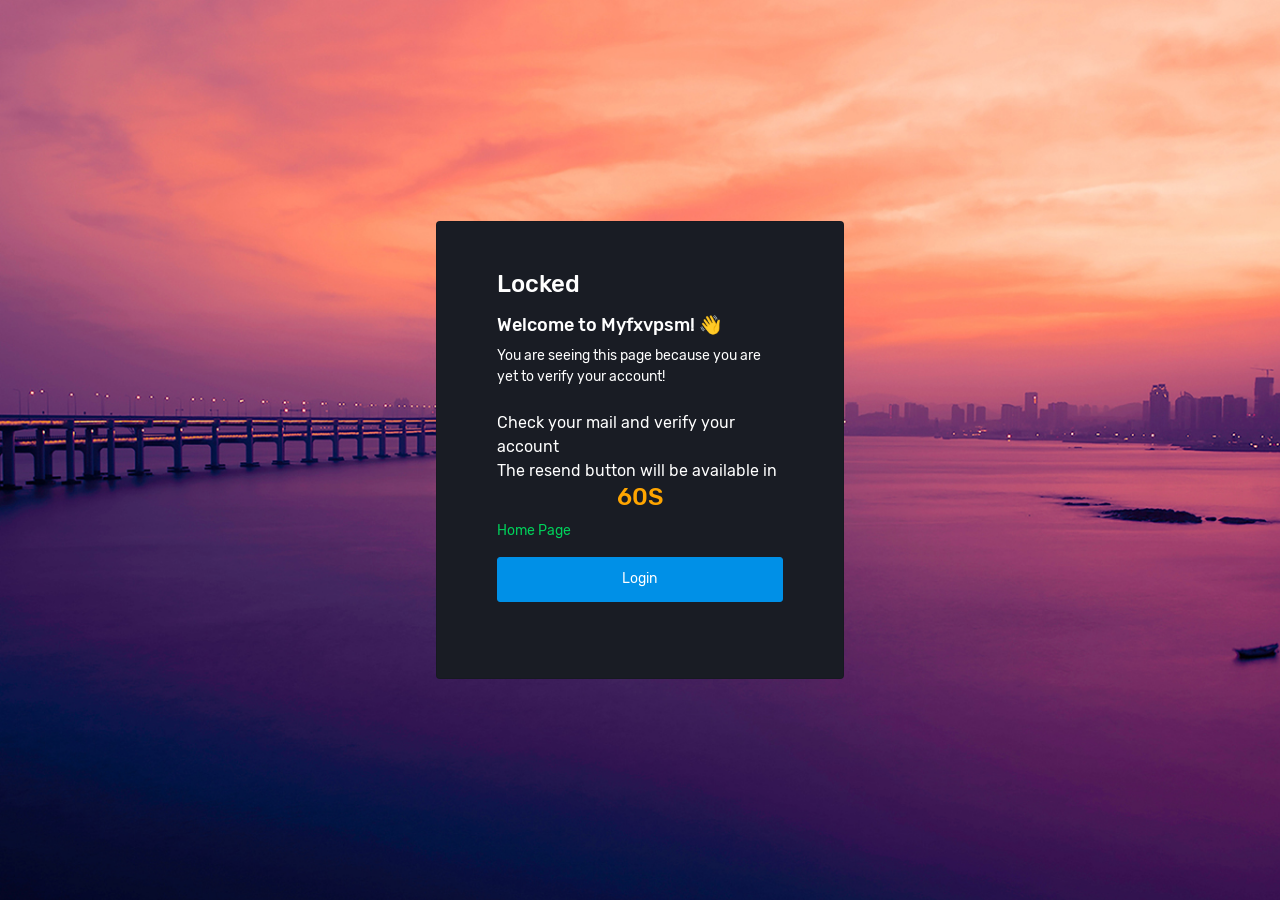
<file: dashboard/template/locked.html>
<!DOCTYPE html>
<html lang="en">
  <head>
    <!-- Required meta tags -->
    <meta charset="utf-8">
    <meta name="viewport" content="width=device-width, initial-scale=1, shrink-to-fit=no">
    <title>Locked Page | Myfxvpsm</title>
    <!-- plugins:css -->
    <link rel="stylesheet" href="assets/vendors/mdi/css/materialdesignicons.min.css">
    <link rel="stylesheet" href="assets/vendors/css/vendor.bundle.base.css">
    <!-- endinject -->
    <!-- Plugin css for this page -->
    <!-- End plugin css for this page -->
    <!-- inject:css -->
    <!-- endinject -->
    <!-- Layout styles -->
    <link rel="stylesheet" href="assets/css/style.css">
    <!-- End layout styles -->
    <link rel="shortcut icon" href="assets/images/favicon.png" />
  </head>
  <body>
    <div class="container-scroller">
      <div class="container-fluid page-body-wrapper full-page-wrapper">
        <div class="row w-100 m-0">
          <div class="content-wrapper full-page-wrapper d-flex align-items-center auth login-bg">
            <div class="card col-lg-4 mx-auto">
              <div class="card-body px-5 py-5">
                <h3 class="card-title text-left mb-3">Locked</h3>
                <form>
                    <h4 class="mb-2">Welcome to Myfxvpsm! 👋</h4>
              <p class="mb-4">You are seeing this page because you are yet to verify your account!</p>

              
              <form id="formAuthentication" class="mb-3" method="POST">
              Check your mail and verify your account<br> 
                     <!-- <input type="password" class="form-control text-center" id="examplePassword1" placeholder="Password"> -->
                    <span id="show" style="display: none" class=" mt-2"> 
                        or 
                        <center>
                        <img src="assets/images/loading.gif" style="display: none;" alt="" id="loading">
                          
                        <button type="button"  name="submit" id="btn" style="display: block;"  onclick="Locked()" class="btn btn-success d-grid p-3 btn-xl mx-auto">Click here </button>
                      </center>
                     
                        to Re-send the link.
                    </span>
                    <span id="resend" class="">The resend button will be available in 
                    <h3 id="timerContainer" class="text-center" style="color: orange">
                        <span id="timer">60</span>S
                    </h3>    
                    </span>
                  <div class="form-group d-flex align-items-center justify-content-between">
                    <a href="../../index.html" class="forgot-pass text-success">Home Page</a>
                  </div>
                  <div class="text-center">
                    <a href="login.html">
                        <button type="button" class="btn btn-primary btn-block enter-btn">Login</button>
                    </a>
                  </div>
                 
                </form>
              </div>
            </div>
          </div>
          <!-- content-wrapper ends -->
        </div>
        <!-- row ends -->
      </div>
      <!-- page-body-wrapper ends -->
    </div>
    <!-- container-scroller -->
    <!-- plugins:js -->
    <script src="assets/vendors/js/vendor.bundle.base.js"></script>
    <!-- endinject -->
    <!-- Plugin js for this page -->
    <!-- End plugin js for this page -->
    <!-- inject:js -->
    <script src="assets/js/off-canvas.js"></script>
    <script src="assets/js/hoverable-collapse.js"></script>
    <script src="assets/js/misc.js"></script>
    <script src="assets/js/settings.js"></script>
    <script src="assets/js/main.js"></script>
    <script src="assets/js/todolist.js"></script>
    <script type="text/javascript">
        setInterval((e) => {
            timer.innerHTML--;
           if (timer.innerHTML < 10) {
            timerContainer.style.color = 'green'
           }
           if(timer.innerHTML < 0){
            document.getElementById("show").style.display="inline";
            document.getElementById("resend").style.display="none";
           }
        }, 1000);
        btn.addEventListener('click', ()=>{
            btn.style.display = 'none'
        })
    </script>
    <!-- endinject -->
  </body>
</html>
</file>
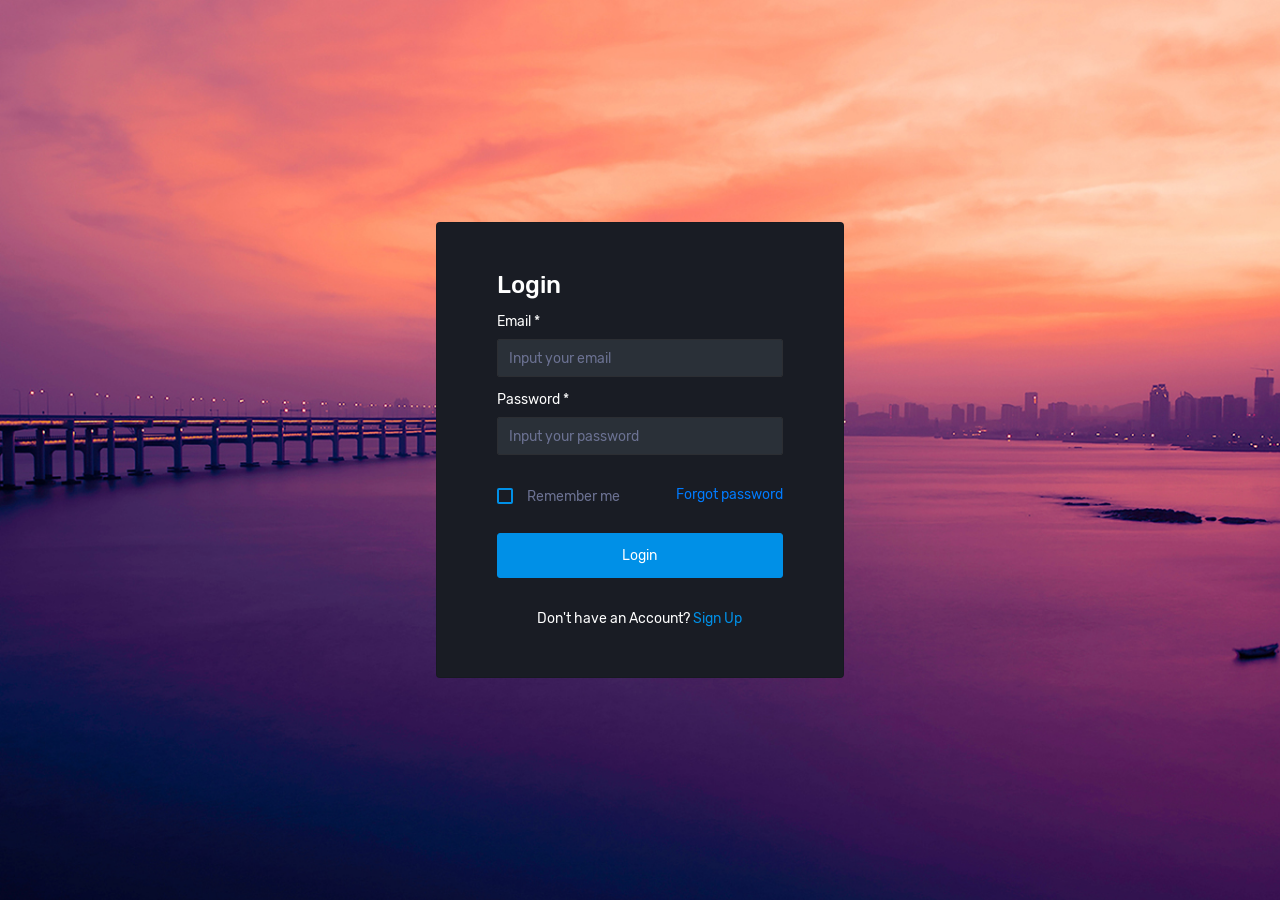
<file: dashboard/template/login.html>
<!DOCTYPE html>
<html lang="en">
  <head>
    <!-- Required meta tags -->
    <meta charset="utf-8">
    <meta name="viewport" content="width=device-width, initial-scale=1, shrink-to-fit=no">
    <title>Login Page | Myfxvpsm</title>
    <!-- plugins:css -->
    <link rel="stylesheet" href="assets/vendors/mdi/css/materialdesignicons.min.css">
    <link rel="stylesheet" href="assets/vendors/css/vendor.bundle.base.css">
    <!-- endinject -->
    <!-- Plugin css for this page -->
    <!-- End plugin css for this page -->
    <!-- inject:css -->
    <!-- endinject -->
    <!-- Layout styles -->
    <link rel="stylesheet" href="assets/css/style.css">
    <!-- End layout styles -->
    <link rel="shortcut icon" href="assets/images/favicon.png" />
  </head>
  <body>
    <div class="container-scroller">
      <div class="container-fluid page-body-wrapper full-page-wrapper">
        <div class="row w-100 m-0">
          <div class="content-wrapper full-page-wrapper d-flex align-items-center auth login-bg">
            <div class="card col-lg-4 mx-auto">
              <div class="card-body px-5 py-5">
                <h3 class="card-title text-left mb-3">Login</h3>
                <form>
                  <div class="form-group">
                    <label>Email *</label>
                    <input type="text" class="form-control p_input text-white" id="email" placeholder="Input your email">
                  </div>
                  <div class="form-group">
                    <label>Password *</label>
                    <input type="password" id="password" class="form-control p_input text-white" placeholder="Input your password">
                  </div>
                  <div class="form-group d-flex align-items-center justify-content-between">
                    <div class="form-check">
                      <label class="form-check-label">
                        <input type="checkbox" class="form-check-input"> Remember me </label>
                    </div>
                    <a href="forgot-password" class="forgot-pass">Forgot password</a>
                  </div>
                  <div class="text-center">
                    <img src="assets/images/loading.gif" style="display: none;" alt="" id="loading">
                    <button type="button" id="btn" onclick="Login()" class="btn btn-primary btn-block enter-btn">Login</button>
                  </div>
                 
                  <p class="sign-up">Don't have an Account?<a href="register"> Sign Up</a></p>
                </form>
              </div>
            </div>
          </div>
          <!-- content-wrapper ends -->
        </div>
        <!-- row ends -->
      </div>
      <!-- page-body-wrapper ends -->
    </div>
    <!-- container-scroller -->
    <!-- plugins:js -->
    <script src="assets/vendors/js/vendor.bundle.base.js"></script>
    <!-- endinject -->
    <!-- Plugin js for this page -->
    <!-- End plugin js for this page -->
    <!-- inject:js -->
    <script src="assets/js/off-canvas.js"></script>
    <script src="assets/js/hoverable-collapse.js"></script>
    <script src="assets/js/misc.js"></script>
    <script src="assets/js/settings.js"></script>
    <script src="assets/js/main.js"></script>
    <script src="assets/js/todolist.js"></script>
    <!-- endinject -->
  </body>
</html>
</file>
<file: css/style.css>
/********** Template CSS **********/
:root {
    --primary: #65B530;
    --secondary: #9B9B9B;
    --light: #F5F5F5;
    --dark: #161616;
}

.fw-medium {
    font-weight: 500 !important;
}

.fw-bold {
    font-weight: 700 !important;
}

.fw-black {
    font-weight: 900 !important;
}

.back-to-top {
    position: fixed;
    display: none;
    right: 45px;
    bottom: 45px;
    z-index: 99;
}


/*** Spinner ***/
#spinner {
    opacity: 0;
    visibility: hidden;
    transition: opacity .5s ease-out, visibility 0s linear .5s;
    z-index: 99999;
}

#spinner.show {
    transition: opacity .5s ease-out, visibility 0s linear 0s;
    visibility: visible;
    opacity: 1;
}


/*** Button ***/
.btn {
    font-weight: 500;
    transition: .5s;
}

.btn.btn-primary {
    color: #FFFFFF;
}

.btn-square {
    width: 38px;
    height: 38px;
}

.btn-sm-square {
    width: 32px;
    height: 32px;
}

.btn-lg-square {
    width: 48px;
    height: 48px;
}

.btn-square,
.btn-sm-square,
.btn-lg-square {
    padding: 0;
    display: flex;
    align-items: center;
    justify-content: center;
    font-weight: normal;
}

/*** Navbar ***/
.navbar.sticky-top {
    top: -100px;
    transition: .5s;
}

.navbar .navbar-brand {
    height: 75px;
}

.navbar .navbar-nav .nav-link {
    margin-right: 30px;
    padding: 25px 0;
    color: var(--dark);
    font-weight: 500;
    outline: none;
}

.navbar .navbar-nav .nav-link:hover,
.navbar .navbar-nav .nav-link.active {
    color: var(--primary);
}

.navbar .dropdown-toggle::after {
    border: none;
    content: "\f107";
    font-family: "Font Awesome 5 Free";
    font-weight: 900;
    vertical-align: middle;
    margin-left: 8px;
}

@media (max-width: 991.98px) {
    .navbar .navbar-nav .nav-link  {
        margin-right: 0;
        padding: 10px 0;
    }

    .navbar .navbar-nav {
        border-top: 1px solid #EEEEEE;
    }
}

@media (min-width: 992px) {
    .navbar .nav-item .dropdown-menu {
        display: block;
        border: none;
        margin-top: 0;
        top: 150%;
        opacity: 0;
        visibility: hidden;
        transition: .5s;
    }

    .navbar .nav-item:hover .dropdown-menu {
        top: 100%;
        visibility: visible;
        transition: .5s;
        opacity: 1;
    }
}

.navbar .btn:hover {
    color: #FFFFFF !important;
    background: var(--primary) !important;
}


/*** Header ***/
.header-carousel .carousel-inner {
    position: absolute;
    width: 100%;
    height: 100%;
    top: 0;
    left: 0;
    display: flex;
    align-items: center;
    background: rgba(22, 22, 22, .7);
}

@media (max-width: 768px) {
    .header-carousel .owl-carousel-item {
        position: relative;
        min-height: 500px;
    }
    
    .header-carousel .owl-carousel-item img {
        position: absolute;
        width: 100%;
        height: 100%;
        object-fit: cover;
    }

    .header-carousel .owl-carousel-item h5,
    .header-carousel .owl-carousel-item p {
        font-size: 14px !important;
        font-weight: 400 !important;
    }

    .header-carousel .owl-carousel-item h1 {
        font-size: 30px;
        font-weight: 600;
    }
}

.header-carousel .owl-nav {
    position: absolute;
    width: 200px;
    height: 45px;
    bottom: 30px;
    left: 50%;
    transform: translateX(-50%);
    display: flex;
    justify-content: space-between;
}

.header-carousel .owl-nav .owl-prev,
.header-carousel .owl-nav .owl-next {
    width: 45px;
    height: 45px;
    display: flex;
    align-items: center;
    justify-content: center;
    color: #FFFFFF;
    background: transparent;
    border: 1px solid #FFFFFF;
    border-radius: 45px;
    font-size: 22px;
    transition: .5s;
}

.header-carousel .owl-nav .owl-prev:hover,
.header-carousel .owl-nav .owl-next:hover {
    background: var(--primary);
    border-color: var(--primary);
}

.header-carousel .owl-dots {
    position: absolute;
    height: 45px;
    bottom: 30px;
    left: 50%;
    transform: translateX(-50%);
    display: flex;
    align-items: center;
    justify-content: center;
}

.header-carousel .owl-dot {
    position: relative;
    display: inline-block;
    margin: 0 5px;
    width: 15px;
    height: 15px;
    background: transparent;
    border: 1px solid #FFFFFF;
    border-radius: 15px;
    transition: .5s;
}

.header-carousel .owl-dot::after {
    position: absolute;
    content: "";
    width: 5px;
    height: 5px;
    top: 4px;
    left: 4px;
    background: #FFFFFF;
    border-radius: 5px;
}

.header-carousel .owl-dot.active {
    background: var(--primary);
    border-color: var(--primary);
}

.page-header {
    background: linear-gradient(rgba(22, 22, 22, .7), rgba(22, 22, 22, .7)), url(../img/carousel-1.jpg) center center no-repeat;
    background-size: cover;
}

.breadcrumb-item + .breadcrumb-item::before {
    color: var(--light);
}


/*** About ***/
@media (min-width: 992px) {
    .container.about {
        max-width: 100% !important;
    }

    .about-text  {
        padding-right: calc(((100% - 960px) / 2) + .75rem);
    }
}

@media (min-width: 1200px) {
    .about-text  {
        padding-right: calc(((100% - 1140px) / 2) + .75rem);
    }
}

@media (min-width: 1400px) {
    .about-text  {
        padding-right: calc(((100% - 1320px) / 2) + .75rem);
    }
}


/*** Service ***/
.service-row {
    box-shadow: 0 0 45px rgba(0, 0, 0, .08);
}

.service-item {
    border-color: rgba(0, 0, 0, .03) !important;
}

.service-item .btn {
    width: 38px;
    height: 38px;
    display: inline-flex;
    align-items: center;
    color: #FFFFFF;
    background: var(--primary);
    border-radius: 38px;
    white-space: nowrap;
    overflow: hidden;
    transition: .5s;
}

.service-item:hover .btn {
    width: 140px;
}


/*** Feature ***/
@media (min-width: 992px) {
    .container.feature {
        max-width: 100% !important;
    }

    .feature-text  {
        padding-left: calc(((100% - 960px) / 2) + .75rem);
    }
}

@media (min-width: 1200px) {
    .feature-text  {
        padding-left: calc(((100% - 1140px) / 2) + .75rem);
    }
}

@media (min-width: 1400px) {
    .feature-text  {
        padding-left: calc(((100% - 1320px) / 2) + .75rem);
    }
}


/*** Project Portfolio ***/
#portfolio-flters li {
    display: inline-block;
    font-weight: 500;
    color: var(--dark);
    cursor: pointer;
    transition: .5s;
    border-bottom: 2px solid transparent;
}

#portfolio-flters li:hover,
#portfolio-flters li.active {
    color: var(--primary);
    border-color: var(--primary);
}

.portfolio-inner {
    position: relative;
    overflow: hidden;
    box-shadow: 0 0 45px rgba(0, 0, 0, .07);
}

.portfolio-inner img {
    transition: .5s;
}

.portfolio-inner:hover img {
    transform: scale(1.1);
}

.portfolio-inner .portfolio-text {
    position: absolute;
    width: 100%;
    left: 0;
    bottom: -50px;
    opacity: 0;
    transition: .5s;
}

.portfolio-inner:hover .portfolio-text {
    bottom: 0;
    opacity: 1;
}


/*** Quote ***/
@media (min-width: 992px) {
    .container.quote {
        max-width: 100% !important;
    }

    .quote-text  {
        padding-right: calc(((100% - 960px) / 2) + .75rem);
    }
}

@media (min-width: 1200px) {
    .quote-text  {
        padding-right: calc(((100% - 1140px) / 2) + .75rem);
    }
}

@media (min-width: 1400px) {
    .quote-text  {
        padding-right: calc(((100% - 1320px) / 2) + .75rem);
    }
}


/*** Team ***/
.team-item {
    box-shadow: 0 0 45px rgba(0, 0, 0, .08);
}

.team-item img {
    transition: .5s;
}

.team-item:hover img {
    transform: scale(1.1);
}

.team-item .team-social {
    position: absolute;
    width: 0;
    height: 0;
    top: 50%;
    left: 50%;
    display: flex;
    align-items: center;
    justify-content: center;
    background: rgba(22, 22, 22, .7);
    opacity: 0;
    transition: .5s;
}

.team-item:hover .team-social {
    width: 100%;
    height: 100%;
    top: 0;
    left: 0;
    opacity: 1;
}

.team-item .team-social .btn {
    opacity: 0;
}

.team-item:hover .team-social .btn {
    opacity: 1;
}


/*** Testimonial ***/
.testimonial-carousel {
    display: flex !important;
    flex-direction: column-reverse;
    max-width: 700px;
    margin: 0 auto;
}

.testimonial-carousel .owl-dots {
    height: 100px;
    display: flex;
    align-items: center;
    justify-content: center;
    margin-bottom: 30px;
}

.testimonial-carousel .owl-dots .owl-dot {
    position: relative;
    width: 60px;
    height: 60px;
    margin: 0 5px;
    transition: .5s;
}

.testimonial-carousel .owl-dots .owl-dot.active {
    width: 100px;
    height: 100px;
}

.testimonial-carousel .owl-dots .owl-dot::after {
    position: absolute;
    width: 40px;
    height: 40px;
    bottom: -20px;
    left: 50%;
    transform: translateX(-50%);
    display: flex;
    align-items: center;
    justify-content: center;
    content: "\f10d";
    font-family: "Font Awesome 5 Free";
    font-weight: 900;
    color: var(--primary);
    background: #FFFFFF;
    border-radius: 40px;
    transition: .5s;
    opacity: 0;
}

.testimonial-carousel .owl-dots .owl-dot.active::after {
    opacity: 1;
}

.testimonial-carousel .owl-dots .owl-dot img {
    border-radius: 60px;
    opacity: .4;
    transition: .5s;
}

.testimonial-carousel .owl-dots .owl-dot.active img {
    opacity: 1;
}


/*** Contact ***/
@media (min-width: 992px) {
    .container.contact {
        max-width: 100% !important;
    }

    .contact-text  {
        padding-left: calc(((100% - 960px) / 2) + .75rem);
    }
}

@media (min-width: 1200px) {
    .contact-text  {
        padding-left: calc(((100% - 1140px) / 2) + .75rem);
    }
}

@media (min-width: 1400px) {
    .contact-text  {
        padding-left: calc(((100% - 1320px) / 2) + .75rem);
    }
}


/*** Footer ***/
.footer .btn.btn-link {
    display: block;
    margin-bottom: 5px;
    padding: 0;
    text-align: left;
    color: var(--secondary);
    font-weight: normal;
    text-transform: capitalize;
    transition: .3s;
}

.footer .btn.btn-link::before {
    position: relative;
    content: "\f105";
    font-family: "Font Awesome 5 Free";
    font-weight: 900;
    margin-right: 10px;
}

.footer .btn.btn-link:hover {
    color: var(--primary);
    letter-spacing: 1px;
    box-shadow: none;
}
</file>
<file: dashboard/template/assets/vendors/css/vendor.bundle.base.css>
/*
 * Container style
 */
.ps {
  overflow: hidden !important;
  overflow-anchor: none;
  -ms-overflow-style: none;
  touch-action: auto;
  -ms-touch-action: auto;
}

/*
 * Scrollbar rail styles
 */
.ps__rail-x {
  display: none;
  opacity: 0;
  transition: background-color .2s linear, opacity .2s linear;
  -webkit-transition: background-color .2s linear, opacity .2s linear;
  height: 15px;
  /* there must be 'bottom' or 'top' for ps__rail-x */
  bottom: 0px;
  /* please don't change 'position' */
  position: absolute;
}

.ps__rail-y {
  display: none;
  opacity: 0;
  transition: background-color .2s linear, opacity .2s linear;
  -webkit-transition: background-color .2s linear, opacity .2s linear;
  width: 15px;
  /* there must be 'right' or 'left' for ps__rail-y */
  right: 0;
  /* please don't change 'position' */
  position: absolute;
}

.ps--active-x > .ps__rail-x,
.ps--active-y > .ps__rail-y {
  display: block;
  background-color: transparent;
}

.ps:hover > .ps__rail-x,
.ps:hover > .ps__rail-y,
.ps--focus > .ps__rail-x,
.ps--focus > .ps__rail-y,
.ps--scrolling-x > .ps__rail-x,
.ps--scrolling-y > .ps__rail-y {
  opacity: 0.6;
}

.ps .ps__rail-x:hover,
.ps .ps__rail-y:hover,
.ps .ps__rail-x:focus,
.ps .ps__rail-y:focus,
.ps .ps__rail-x.ps--clicking,
.ps .ps__rail-y.ps--clicking {
  background-color: #eee;
  opacity: 0.9;
}

/*
 * Scrollbar thumb styles
 */
.ps__thumb-x {
  background-color: #aaa;
  border-radius: 6px;
  transition: background-color .2s linear, height .2s ease-in-out;
  -webkit-transition: background-color .2s linear, height .2s ease-in-out;
  height: 6px;
  /* there must be 'bottom' for ps__thumb-x */
  bottom: 2px;
  /* please don't change 'position' */
  position: absolute;
}

.ps__thumb-y {
  background-color: #aaa;
  border-radius: 6px;
  transition: background-color .2s linear, width .2s ease-in-out;
  -webkit-transition: background-color .2s linear, width .2s ease-in-out;
  width: 6px;
  /* there must be 'right' for ps__thumb-y */
  right: 2px;
  /* please don't change 'position' */
  position: absolute;
}

.ps__rail-x:hover > .ps__thumb-x,
.ps__rail-x:focus > .ps__thumb-x,
.ps__rail-x.ps--clicking .ps__thumb-x {
  background-color: #999;
  height: 11px;
}

.ps__rail-y:hover > .ps__thumb-y,
.ps__rail-y:focus > .ps__thumb-y,
.ps__rail-y.ps--clicking .ps__thumb-y {
  background-color: #999;
  width: 11px;
}

/* MS supports */
@supports (-ms-overflow-style: none) {
  .ps {
    overflow: auto !important;
  }
}

@media screen and (-ms-high-contrast: active), (-ms-high-contrast: none) {
  .ps {
    overflow: auto !important;
  }
}
</file>
<file: dashboard/template/assets/vendors/flag-icon-css/css/flag-icon.min.css>
.flag-icon-background{background-size:contain;background-position:50%;background-repeat:no-repeat}.flag-icon{background-size:contain;background-position:50%;background-repeat:no-repeat;position:relative;display:inline-block;width:1.33333333em;line-height:1em}.flag-icon:before{content:'\00a0'}.flag-icon.flag-icon-squared{width:1em}.flag-icon-ad{background-image:url(../flags/4x3/ad.svg)}.flag-icon-ad.flag-icon-squared{background-image:url(../flags/1x1/ad.svg)}.flag-icon-ae{background-image:url(../flags/4x3/ae.svg)}.flag-icon-ae.flag-icon-squared{background-image:url(../flags/1x1/ae.svg)}.flag-icon-af{background-image:url(../flags/4x3/af.svg)}.flag-icon-af.flag-icon-squared{background-image:url(../flags/1x1/af.svg)}.flag-icon-ag{background-image:url(../flags/4x3/ag.svg)}.flag-icon-ag.flag-icon-squared{background-image:url(../flags/1x1/ag.svg)}.flag-icon-ai{background-image:url(../flags/4x3/ai.svg)}.flag-icon-ai.flag-icon-squared{background-image:url(../flags/1x1/ai.svg)}.flag-icon-al{background-image:url(../flags/4x3/al.svg)}.flag-icon-al.flag-icon-squared{background-image:url(../flags/1x1/al.svg)}.flag-icon-am{background-image:url(../flags/4x3/am.svg)}.flag-icon-am.flag-icon-squared{background-image:url(../flags/1x1/am.svg)}.flag-icon-ao{background-image:url(../flags/4x3/ao.svg)}.flag-icon-ao.flag-icon-squared{background-image:url(../flags/1x1/ao.svg)}.flag-icon-aq{background-image:url(../flags/4x3/aq.svg)}.flag-icon-aq.flag-icon-squared{background-image:url(../flags/1x1/aq.svg)}.flag-icon-ar{background-image:url(../flags/4x3/ar.svg)}.flag-icon-ar.flag-icon-squared{background-image:url(../flags/1x1/ar.svg)}.flag-icon-as{background-image:url(../flags/4x3/as.svg)}.flag-icon-as.flag-icon-squared{background-image:url(../flags/1x1/as.svg)}.flag-icon-at{background-image:url(../flags/4x3/at.svg)}.flag-icon-at.flag-icon-squared{background-image:url(../flags/1x1/at.svg)}.flag-icon-au{background-image:url(../flags/4x3/au.svg)}.flag-icon-au.flag-icon-squared{background-image:url(../flags/1x1/au.svg)}.flag-icon-aw{background-image:url(../flags/4x3/aw.svg)}.flag-icon-aw.flag-icon-squared{background-image:url(../flags/1x1/aw.svg)}.flag-icon-ax{background-image:url(../flags/4x3/ax.svg)}.flag-icon-ax.flag-icon-squared{background-image:url(../flags/1x1/ax.svg)}.flag-icon-az{background-image:url(../flags/4x3/az.svg)}.flag-icon-az.flag-icon-squared{background-image:url(../flags/1x1/az.svg)}.flag-icon-ba{background-image:url(../flags/4x3/ba.svg)}.flag-icon-ba.flag-icon-squared{background-image:url(../flags/1x1/ba.svg)}.flag-icon-bb{background-image:url(../flags/4x3/bb.svg)}.flag-icon-bb.flag-icon-squared{background-image:url(../flags/1x1/bb.svg)}.flag-icon-bd{background-image:url(../flags/4x3/bd.svg)}.flag-icon-bd.flag-icon-squared{background-image:url(../flags/1x1/bd.svg)}.flag-icon-be{background-image:url(../flags/4x3/be.svg)}.flag-icon-be.flag-icon-squared{background-image:url(../flags/1x1/be.svg)}.flag-icon-bf{background-image:url(../flags/4x3/bf.svg)}.flag-icon-bf.flag-icon-squared{background-image:url(../flags/1x1/bf.svg)}.flag-icon-bg{background-image:url(../flags/4x3/bg.svg)}.flag-icon-bg.flag-icon-squared{background-image:url(../flags/1x1/bg.svg)}.flag-icon-bh{background-image:url(../flags/4x3/bh.svg)}.flag-icon-bh.flag-icon-squared{background-image:url(../flags/1x1/bh.svg)}.flag-icon-bi{background-image:url(../flags/4x3/bi.svg)}.flag-icon-bi.flag-icon-squared{background-image:url(../flags/1x1/bi.svg)}.flag-icon-bj{background-image:url(../flags/4x3/bj.svg)}.flag-icon-bj.flag-icon-squared{background-image:url(../flags/1x1/bj.svg)}.flag-icon-bl{background-image:url(../flags/4x3/bl.svg)}.flag-icon-bl.flag-icon-squared{background-image:url(../flags/1x1/bl.svg)}.flag-icon-bm{background-image:url(../flags/4x3/bm.svg)}.flag-icon-bm.flag-icon-squared{background-image:url(../flags/1x1/bm.svg)}.flag-icon-bn{background-image:url(../flags/4x3/bn.svg)}.flag-icon-bn.flag-icon-squared{background-image:url(../flags/1x1/bn.svg)}.flag-icon-bo{background-image:url(../flags/4x3/bo.svg)}.flag-icon-bo.flag-icon-squared{background-image:url(../flags/1x1/bo.svg)}.flag-icon-bq{background-image:url(../flags/4x3/bq.svg)}.flag-icon-bq.flag-icon-squared{background-image:url(../flags/1x1/bq.svg)}.flag-icon-br{background-image:url(../flags/4x3/br.svg)}.flag-icon-br.flag-icon-squared{background-image:url(../flags/1x1/br.svg)}.flag-icon-bs{background-image:url(../flags/4x3/bs.svg)}.flag-icon-bs.flag-icon-squared{background-image:url(../flags/1x1/bs.svg)}.flag-icon-bt{background-image:url(../flags/4x3/bt.svg)}.flag-icon-bt.flag-icon-squared{background-image:url(../flags/1x1/bt.svg)}.flag-icon-bv{background-image:url(../flags/4x3/bv.svg)}.flag-icon-bv.flag-icon-squared{background-image:url(../flags/1x1/bv.svg)}.flag-icon-bw{background-image:url(../flags/4x3/bw.svg)}.flag-icon-bw.flag-icon-squared{background-image:url(../flags/1x1/bw.svg)}.flag-icon-by{background-image:url(../flags/4x3/by.svg)}.flag-icon-by.flag-icon-squared{background-image:url(../flags/1x1/by.svg)}.flag-icon-bz{background-image:url(../flags/4x3/bz.svg)}.flag-icon-bz.flag-icon-squared{background-image:url(../flags/1x1/bz.svg)}.flag-icon-ca{background-image:url(../flags/4x3/ca.svg)}.flag-icon-ca.flag-icon-squared{background-image:url(../flags/1x1/ca.svg)}.flag-icon-cc{background-image:url(../flags/4x3/cc.svg)}.flag-icon-cc.flag-icon-squared{background-image:url(../flags/1x1/cc.svg)}.flag-icon-cd{background-image:url(../flags/4x3/cd.svg)}.flag-icon-cd.flag-icon-squared{background-image:url(../flags/1x1/cd.svg)}.flag-icon-cf{background-image:url(../flags/4x3/cf.svg)}.flag-icon-cf.flag-icon-squared{background-image:url(../flags/1x1/cf.svg)}.flag-icon-cg{background-image:url(../flags/4x3/cg.svg)}.flag-icon-cg.flag-icon-squared{background-image:url(../flags/1x1/cg.svg)}.flag-icon-ch{background-image:url(../flags/4x3/ch.svg)}.flag-icon-ch.flag-icon-squared{background-image:url(../flags/1x1/ch.svg)}.flag-icon-ci{background-image:url(../flags/4x3/ci.svg)}.flag-icon-ci.flag-icon-squared{background-image:url(../flags/1x1/ci.svg)}.flag-icon-ck{background-image:url(../flags/4x3/ck.svg)}.flag-icon-ck.flag-icon-squared{background-image:url(../flags/1x1/ck.svg)}.flag-icon-cl{background-image:url(../flags/4x3/cl.svg)}.flag-icon-cl.flag-icon-squared{background-image:url(../flags/1x1/cl.svg)}.flag-icon-cm{background-image:url(../flags/4x3/cm.svg)}.flag-icon-cm.flag-icon-squared{background-image:url(../flags/1x1/cm.svg)}.flag-icon-cn{background-image:url(../flags/4x3/cn.svg)}.flag-icon-cn.flag-icon-squared{background-image:url(../flags/1x1/cn.svg)}.flag-icon-co{background-image:url(../flags/4x3/co.svg)}.flag-icon-co.flag-icon-squared{background-image:url(../flags/1x1/co.svg)}.flag-icon-cr{background-image:url(../flags/4x3/cr.svg)}.flag-icon-cr.flag-icon-squared{background-image:url(../flags/1x1/cr.svg)}.flag-icon-cu{background-image:url(../flags/4x3/cu.svg)}.flag-icon-cu.flag-icon-squared{background-image:url(../flags/1x1/cu.svg)}.flag-icon-cv{background-image:url(../flags/4x3/cv.svg)}.flag-icon-cv.flag-icon-squared{background-image:url(../flags/1x1/cv.svg)}.flag-icon-cw{background-image:url(../flags/4x3/cw.svg)}.flag-icon-cw.flag-icon-squared{background-image:url(../flags/1x1/cw.svg)}.flag-icon-cx{background-image:url(../flags/4x3/cx.svg)}.flag-icon-cx.flag-icon-squared{background-image:url(../flags/1x1/cx.svg)}.flag-icon-cy{background-image:url(../flags/4x3/cy.svg)}.flag-icon-cy.flag-icon-squared{background-image:url(../flags/1x1/cy.svg)}.flag-icon-cz{background-image:url(../flags/4x3/cz.svg)}.flag-icon-cz.flag-icon-squared{background-image:url(../flags/1x1/cz.svg)}.flag-icon-de{background-image:url(../flags/4x3/de.svg)}.flag-icon-de.flag-icon-squared{background-image:url(../flags/1x1/de.svg)}.flag-icon-dj{background-image:url(../flags/4x3/dj.svg)}.flag-icon-dj.flag-icon-squared{background-image:url(../flags/1x1/dj.svg)}.flag-icon-dk{background-image:url(../flags/4x3/dk.svg)}.flag-icon-dk.flag-icon-squared{background-image:url(../flags/1x1/dk.svg)}.flag-icon-dm{background-image:url(../flags/4x3/dm.svg)}.flag-icon-dm.flag-icon-squared{background-image:url(../flags/1x1/dm.svg)}.flag-icon-do{background-image:url(../flags/4x3/do.svg)}.flag-icon-do.flag-icon-squared{background-image:url(../flags/1x1/do.svg)}.flag-icon-dz{background-image:url(../flags/4x3/dz.svg)}.flag-icon-dz.flag-icon-squared{background-image:url(../flags/1x1/dz.svg)}.flag-icon-ec{background-image:url(../flags/4x3/ec.svg)}.flag-icon-ec.flag-icon-squared{background-image:url(../flags/1x1/ec.svg)}.flag-icon-ee{background-image:url(../flags/4x3/ee.svg)}.flag-icon-ee.flag-icon-squared{background-image:url(../flags/1x1/ee.svg)}.flag-icon-eg{background-image:url(../flags/4x3/eg.svg)}.flag-icon-eg.flag-icon-squared{background-image:url(../flags/1x1/eg.svg)}.flag-icon-eh{background-image:url(../flags/4x3/eh.svg)}.flag-icon-eh.flag-icon-squared{background-image:url(../flags/1x1/eh.svg)}.flag-icon-er{background-image:url(../flags/4x3/er.svg)}.flag-icon-er.flag-icon-squared{background-image:url(../flags/1x1/er.svg)}.flag-icon-es{background-image:url(../flags/4x3/es.svg)}.flag-icon-es.flag-icon-squared{background-image:url(../flags/1x1/es.svg)}.flag-icon-et{background-image:url(../flags/4x3/et.svg)}.flag-icon-et.flag-icon-squared{background-image:url(../flags/1x1/et.svg)}.flag-icon-fi{background-image:url(../flags/4x3/fi.svg)}.flag-icon-fi.flag-icon-squared{background-image:url(../flags/1x1/fi.svg)}.flag-icon-fj{background-image:url(../flags/4x3/fj.svg)}.flag-icon-fj.flag-icon-squared{background-image:url(../flags/1x1/fj.svg)}.flag-icon-fk{background-image:url(../flags/4x3/fk.svg)}.flag-icon-fk.flag-icon-squared{background-image:url(../flags/1x1/fk.svg)}.flag-icon-fm{background-image:url(../flags/4x3/fm.svg)}.flag-icon-fm.flag-icon-squared{background-image:url(../flags/1x1/fm.svg)}.flag-icon-fo{background-image:url(../flags/4x3/fo.svg)}.flag-icon-fo.flag-icon-squared{background-image:url(../flags/1x1/fo.svg)}.flag-icon-fr{background-image:url(../flags/4x3/fr.svg)}.flag-icon-fr.flag-icon-squared{background-image:url(../flags/1x1/fr.svg)}.flag-icon-ga{background-image:url(../flags/4x3/ga.svg)}.flag-icon-ga.flag-icon-squared{background-image:url(../flags/1x1/ga.svg)}.flag-icon-gb{background-image:url(../flags/4x3/gb.svg)}.flag-icon-gb.flag-icon-squared{background-image:url(../flags/1x1/gb.svg)}.flag-icon-gd{background-image:url(../flags/4x3/gd.svg)}.flag-icon-gd.flag-icon-squared{background-image:url(../flags/1x1/gd.svg)}.flag-icon-ge{background-image:url(../flags/4x3/ge.svg)}.flag-icon-ge.flag-icon-squared{background-image:url(../flags/1x1/ge.svg)}.flag-icon-gf{background-image:url(../flags/4x3/gf.svg)}.flag-icon-gf.flag-icon-squared{background-image:url(../flags/1x1/gf.svg)}.flag-icon-gg{background-image:url(../flags/4x3/gg.svg)}.flag-icon-gg.flag-icon-squared{background-image:url(../flags/1x1/gg.svg)}.flag-icon-gh{background-image:url(../flags/4x3/gh.svg)}.flag-icon-gh.flag-icon-squared{background-image:url(../flags/1x1/gh.svg)}.flag-icon-gi{background-image:url(../flags/4x3/gi.svg)}.flag-icon-gi.flag-icon-squared{background-image:url(../flags/1x1/gi.svg)}.flag-icon-gl{background-image:url(../flags/4x3/gl.svg)}.flag-icon-gl.flag-icon-squared{background-image:url(../flags/1x1/gl.svg)}.flag-icon-gm{background-image:url(../flags/4x3/gm.svg)}.flag-icon-gm.flag-icon-squared{background-image:url(../flags/1x1/gm.svg)}.flag-icon-gn{background-image:url(../flags/4x3/gn.svg)}.flag-icon-gn.flag-icon-squared{background-image:url(../flags/1x1/gn.svg)}.flag-icon-gp{background-image:url(../flags/4x3/gp.svg)}.flag-icon-gp.flag-icon-squared{background-image:url(../flags/1x1/gp.svg)}.flag-icon-gq{background-image:url(../flags/4x3/gq.svg)}.flag-icon-gq.flag-icon-squared{background-image:url(../flags/1x1/gq.svg)}.flag-icon-gr{background-image:url(../flags/4x3/gr.svg)}.flag-icon-gr.flag-icon-squared{background-image:url(../flags/1x1/gr.svg)}.flag-icon-gs{background-image:url(../flags/4x3/gs.svg)}.flag-icon-gs.flag-icon-squared{background-image:url(../flags/1x1/gs.svg)}.flag-icon-gt{background-image:url(../flags/4x3/gt.svg)}.flag-icon-gt.flag-icon-squared{background-image:url(../flags/1x1/gt.svg)}.flag-icon-gu{background-image:url(../flags/4x3/gu.svg)}.flag-icon-gu.flag-icon-squared{background-image:url(../flags/1x1/gu.svg)}.flag-icon-gw{background-image:url(../flags/4x3/gw.svg)}.flag-icon-gw.flag-icon-squared{background-image:url(../flags/1x1/gw.svg)}.flag-icon-gy{background-image:url(../flags/4x3/gy.svg)}.flag-icon-gy.flag-icon-squared{background-image:url(../flags/1x1/gy.svg)}.flag-icon-hk{background-image:url(../flags/4x3/hk.svg)}.flag-icon-hk.flag-icon-squared{background-image:url(../flags/1x1/hk.svg)}.flag-icon-hm{background-image:url(../flags/4x3/hm.svg)}.flag-icon-hm.flag-icon-squared{background-image:url(../flags/1x1/hm.svg)}.flag-icon-hn{background-image:url(../flags/4x3/hn.svg)}.flag-icon-hn.flag-icon-squared{background-image:url(../flags/1x1/hn.svg)}.flag-icon-hr{background-image:url(../flags/4x3/hr.svg)}.flag-icon-hr.flag-icon-squared{background-image:url(../flags/1x1/hr.svg)}.flag-icon-ht{background-image:url(../flags/4x3/ht.svg)}.flag-icon-ht.flag-icon-squared{background-image:url(../flags/1x1/ht.svg)}.flag-icon-hu{background-image:url(../flags/4x3/hu.svg)}.flag-icon-hu.flag-icon-squared{background-image:url(../flags/1x1/hu.svg)}.flag-icon-id{background-image:url(../flags/4x3/id.svg)}.flag-icon-id.flag-icon-squared{background-image:url(../flags/1x1/id.svg)}.flag-icon-ie{background-image:url(../flags/4x3/ie.svg)}.flag-icon-ie.flag-icon-squared{background-image:url(../flags/1x1/ie.svg)}.flag-icon-il{background-image:url(../flags/4x3/il.svg)}.flag-icon-il.flag-icon-squared{background-image:url(../flags/1x1/il.svg)}.flag-icon-im{background-image:url(../flags/4x3/im.svg)}.flag-icon-im.flag-icon-squared{background-image:url(../flags/1x1/im.svg)}.flag-icon-in{background-image:url(../flags/4x3/in.svg)}.flag-icon-in.flag-icon-squared{background-image:url(../flags/1x1/in.svg)}.flag-icon-io{background-image:url(../flags/4x3/io.svg)}.flag-icon-io.flag-icon-squared{background-image:url(../flags/1x1/io.svg)}.flag-icon-iq{background-image:url(../flags/4x3/iq.svg)}.flag-icon-iq.flag-icon-squared{background-image:url(../flags/1x1/iq.svg)}.flag-icon-ir{background-image:url(../flags/4x3/ir.svg)}.flag-icon-ir.flag-icon-squared{background-image:url(../flags/1x1/ir.svg)}.flag-icon-is{background-image:url(../flags/4x3/is.svg)}.flag-icon-is.flag-icon-squared{background-image:url(../flags/1x1/is.svg)}.flag-icon-it{background-image:url(../flags/4x3/it.svg)}.flag-icon-it.flag-icon-squared{background-image:url(../flags/1x1/it.svg)}.flag-icon-je{background-image:url(../flags/4x3/je.svg)}.flag-icon-je.flag-icon-squared{background-image:url(../flags/1x1/je.svg)}.flag-icon-jm{background-image:url(../flags/4x3/jm.svg)}.flag-icon-jm.flag-icon-squared{background-image:url(../flags/1x1/jm.svg)}.flag-icon-jo{background-image:url(../flags/4x3/jo.svg)}.flag-icon-jo.flag-icon-squared{background-image:url(../flags/1x1/jo.svg)}.flag-icon-jp{background-image:url(../flags/4x3/jp.svg)}.flag-icon-jp.flag-icon-squared{background-image:url(../flags/1x1/jp.svg)}.flag-icon-ke{background-image:url(../flags/4x3/ke.svg)}.flag-icon-ke.flag-icon-squared{background-image:url(../flags/1x1/ke.svg)}.flag-icon-kg{background-image:url(../flags/4x3/kg.svg)}.flag-icon-kg.flag-icon-squared{background-image:url(../flags/1x1/kg.svg)}.flag-icon-kh{background-image:url(../flags/4x3/kh.svg)}.flag-icon-kh.flag-icon-squared{background-image:url(../flags/1x1/kh.svg)}.flag-icon-ki{background-image:url(../flags/4x3/ki.svg)}.flag-icon-ki.flag-icon-squared{background-image:url(../flags/1x1/ki.svg)}.flag-icon-km{background-image:url(../flags/4x3/km.svg)}.flag-icon-km.flag-icon-squared{background-image:url(../flags/1x1/km.svg)}.flag-icon-kn{background-image:url(../flags/4x3/kn.svg)}.flag-icon-kn.flag-icon-squared{background-image:url(../flags/1x1/kn.svg)}.flag-icon-kp{background-image:url(../flags/4x3/kp.svg)}.flag-icon-kp.flag-icon-squared{background-image:url(../flags/1x1/kp.svg)}.flag-icon-kr{background-image:url(../flags/4x3/kr.svg)}.flag-icon-kr.flag-icon-squared{background-image:url(../flags/1x1/kr.svg)}.flag-icon-kw{background-image:url(../flags/4x3/kw.svg)}.flag-icon-kw.flag-icon-squared{background-image:url(../flags/1x1/kw.svg)}.flag-icon-ky{background-image:url(../flags/4x3/ky.svg)}.flag-icon-ky.flag-icon-squared{background-image:url(../flags/1x1/ky.svg)}.flag-icon-kz{background-image:url(../flags/4x3/kz.svg)}.flag-icon-kz.flag-icon-squared{background-image:url(../flags/1x1/kz.svg)}.flag-icon-la{background-image:url(../flags/4x3/la.svg)}.flag-icon-la.flag-icon-squared{background-image:url(../flags/1x1/la.svg)}.flag-icon-lb{background-image:url(../flags/4x3/lb.svg)}.flag-icon-lb.flag-icon-squared{background-image:url(../flags/1x1/lb.svg)}.flag-icon-lc{background-image:url(../flags/4x3/lc.svg)}.flag-icon-lc.flag-icon-squared{background-image:url(../flags/1x1/lc.svg)}.flag-icon-li{background-image:url(../flags/4x3/li.svg)}.flag-icon-li.flag-icon-squared{background-image:url(../flags/1x1/li.svg)}.flag-icon-lk{background-image:url(../flags/4x3/lk.svg)}.flag-icon-lk.flag-icon-squared{background-image:url(../flags/1x1/lk.svg)}.flag-icon-lr{background-image:url(../flags/4x3/lr.svg)}.flag-icon-lr.flag-icon-squared{background-image:url(../flags/1x1/lr.svg)}.flag-icon-ls{background-image:url(../flags/4x3/ls.svg)}.flag-icon-ls.flag-icon-squared{background-image:url(../flags/1x1/ls.svg)}.flag-icon-lt{background-image:url(../flags/4x3/lt.svg)}.flag-icon-lt.flag-icon-squared{background-image:url(../flags/1x1/lt.svg)}.flag-icon-lu{background-image:url(../flags/4x3/lu.svg)}.flag-icon-lu.flag-icon-squared{background-image:url(../flags/1x1/lu.svg)}.flag-icon-lv{background-image:url(../flags/4x3/lv.svg)}.flag-icon-lv.flag-icon-squared{background-image:url(../flags/1x1/lv.svg)}.flag-icon-ly{background-image:url(../flags/4x3/ly.svg)}.flag-icon-ly.flag-icon-squared{background-image:url(../flags/1x1/ly.svg)}.flag-icon-ma{background-image:url(../flags/4x3/ma.svg)}.flag-icon-ma.flag-icon-squared{background-image:url(../flags/1x1/ma.svg)}.flag-icon-mc{background-image:url(../flags/4x3/mc.svg)}.flag-icon-mc.flag-icon-squared{background-image:url(../flags/1x1/mc.svg)}.flag-icon-md{background-image:url(../flags/4x3/md.svg)}.flag-icon-md.flag-icon-squared{background-image:url(../flags/1x1/md.svg)}.flag-icon-me{background-image:url(../flags/4x3/me.svg)}.flag-icon-me.flag-icon-squared{background-image:url(../flags/1x1/me.svg)}.flag-icon-mf{background-image:url(../flags/4x3/mf.svg)}.flag-icon-mf.flag-icon-squared{background-image:url(../flags/1x1/mf.svg)}.flag-icon-mg{background-image:url(../flags/4x3/mg.svg)}.flag-icon-mg.flag-icon-squared{background-image:url(../flags/1x1/mg.svg)}.flag-icon-mh{background-image:url(../flags/4x3/mh.svg)}.flag-icon-mh.flag-icon-squared{background-image:url(../flags/1x1/mh.svg)}.flag-icon-mk{background-image:url(../flags/4x3/mk.svg)}.flag-icon-mk.flag-icon-squared{background-image:url(../flags/1x1/mk.svg)}.flag-icon-ml{background-image:url(../flags/4x3/ml.svg)}.flag-icon-ml.flag-icon-squared{background-image:url(../flags/1x1/ml.svg)}.flag-icon-mm{background-image:url(../flags/4x3/mm.svg)}.flag-icon-mm.flag-icon-squared{background-image:url(../flags/1x1/mm.svg)}.flag-icon-mn{background-image:url(../flags/4x3/mn.svg)}.flag-icon-mn.flag-icon-squared{background-image:url(../flags/1x1/mn.svg)}.flag-icon-mo{background-image:url(../flags/4x3/mo.svg)}.flag-icon-mo.flag-icon-squared{background-image:url(../flags/1x1/mo.svg)}.flag-icon-mp{background-image:url(../flags/4x3/mp.svg)}.flag-icon-mp.flag-icon-squared{background-image:url(../flags/1x1/mp.svg)}.flag-icon-mq{background-image:url(../flags/4x3/mq.svg)}.flag-icon-mq.flag-icon-squared{background-image:url(../flags/1x1/mq.svg)}.flag-icon-mr{background-image:url(../flags/4x3/mr.svg)}.flag-icon-mr.flag-icon-squared{background-image:url(../flags/1x1/mr.svg)}.flag-icon-ms{background-image:url(../flags/4x3/ms.svg)}.flag-icon-ms.flag-icon-squared{background-image:url(../flags/1x1/ms.svg)}.flag-icon-mt{background-image:url(../flags/4x3/mt.svg)}.flag-icon-mt.flag-icon-squared{background-image:url(../flags/1x1/mt.svg)}.flag-icon-mu{background-image:url(../flags/4x3/mu.svg)}.flag-icon-mu.flag-icon-squared{background-image:url(../flags/1x1/mu.svg)}.flag-icon-mv{background-image:url(../flags/4x3/mv.svg)}.flag-icon-mv.flag-icon-squared{background-image:url(../flags/1x1/mv.svg)}.flag-icon-mw{background-image:url(../flags/4x3/mw.svg)}.flag-icon-mw.flag-icon-squared{background-image:url(../flags/1x1/mw.svg)}.flag-icon-mx{background-image:url(../flags/4x3/mx.svg)}.flag-icon-mx.flag-icon-squared{background-image:url(../flags/1x1/mx.svg)}.flag-icon-my{background-image:url(../flags/4x3/my.svg)}.flag-icon-my.flag-icon-squared{background-image:url(../flags/1x1/my.svg)}.flag-icon-mz{background-image:url(../flags/4x3/mz.svg)}.flag-icon-mz.flag-icon-squared{background-image:url(../flags/1x1/mz.svg)}.flag-icon-na{background-image:url(../flags/4x3/na.svg)}.flag-icon-na.flag-icon-squared{background-image:url(../flags/1x1/na.svg)}.flag-icon-nc{background-image:url(../flags/4x3/nc.svg)}.flag-icon-nc.flag-icon-squared{background-image:url(../flags/1x1/nc.svg)}.flag-icon-ne{background-image:url(../flags/4x3/ne.svg)}.flag-icon-ne.flag-icon-squared{background-image:url(../flags/1x1/ne.svg)}.flag-icon-nf{background-image:url(../flags/4x3/nf.svg)}.flag-icon-nf.flag-icon-squared{background-image:url(../flags/1x1/nf.svg)}.flag-icon-ng{background-image:url(../flags/4x3/ng.svg)}.flag-icon-ng.flag-icon-squared{background-image:url(../flags/1x1/ng.svg)}.flag-icon-ni{background-image:url(../flags/4x3/ni.svg)}.flag-icon-ni.flag-icon-squared{background-image:url(../flags/1x1/ni.svg)}.flag-icon-nl{background-image:url(../flags/4x3/nl.svg)}.flag-icon-nl.flag-icon-squared{background-image:url(../flags/1x1/nl.svg)}.flag-icon-no{background-image:url(../flags/4x3/no.svg)}.flag-icon-no.flag-icon-squared{background-image:url(../flags/1x1/no.svg)}.flag-icon-np{background-image:url(../flags/4x3/np.svg)}.flag-icon-np.flag-icon-squared{background-image:url(../flags/1x1/np.svg)}.flag-icon-nr{background-image:url(../flags/4x3/nr.svg)}.flag-icon-nr.flag-icon-squared{background-image:url(../flags/1x1/nr.svg)}.flag-icon-nu{background-image:url(../flags/4x3/nu.svg)}.flag-icon-nu.flag-icon-squared{background-image:url(../flags/1x1/nu.svg)}.flag-icon-nz{background-image:url(../flags/4x3/nz.svg)}.flag-icon-nz.flag-icon-squared{background-image:url(../flags/1x1/nz.svg)}.flag-icon-om{background-image:url(../flags/4x3/om.svg)}.flag-icon-om.flag-icon-squared{background-image:url(../flags/1x1/om.svg)}.flag-icon-pa{background-image:url(../flags/4x3/pa.svg)}.flag-icon-pa.flag-icon-squared{background-image:url(../flags/1x1/pa.svg)}.flag-icon-pe{background-image:url(../flags/4x3/pe.svg)}.flag-icon-pe.flag-icon-squared{background-image:url(../flags/1x1/pe.svg)}.flag-icon-pf{background-image:url(../flags/4x3/pf.svg)}.flag-icon-pf.flag-icon-squared{background-image:url(../flags/1x1/pf.svg)}.flag-icon-pg{background-image:url(../flags/4x3/pg.svg)}.flag-icon-pg.flag-icon-squared{background-image:url(../flags/1x1/pg.svg)}.flag-icon-ph{background-image:url(../flags/4x3/ph.svg)}.flag-icon-ph.flag-icon-squared{background-image:url(../flags/1x1/ph.svg)}.flag-icon-pk{background-image:url(../flags/4x3/pk.svg)}.flag-icon-pk.flag-icon-squared{background-image:url(../flags/1x1/pk.svg)}.flag-icon-pl{background-image:url(../flags/4x3/pl.svg)}.flag-icon-pl.flag-icon-squared{background-image:url(../flags/1x1/pl.svg)}.flag-icon-pm{background-image:url(../flags/4x3/pm.svg)}.flag-icon-pm.flag-icon-squared{background-image:url(../flags/1x1/pm.svg)}.flag-icon-pn{background-image:url(../flags/4x3/pn.svg)}.flag-icon-pn.flag-icon-squared{background-image:url(../flags/1x1/pn.svg)}.flag-icon-pr{background-image:url(../flags/4x3/pr.svg)}.flag-icon-pr.flag-icon-squared{background-image:url(../flags/1x1/pr.svg)}.flag-icon-ps{background-image:url(../flags/4x3/ps.svg)}.flag-icon-ps.flag-icon-squared{background-image:url(../flags/1x1/ps.svg)}.flag-icon-pt{background-image:url(../flags/4x3/pt.svg)}.flag-icon-pt.flag-icon-squared{background-image:url(../flags/1x1/pt.svg)}.flag-icon-pw{background-image:url(../flags/4x3/pw.svg)}.flag-icon-pw.flag-icon-squared{background-image:url(../flags/1x1/pw.svg)}.flag-icon-py{background-image:url(../flags/4x3/py.svg)}.flag-icon-py.flag-icon-squared{background-image:url(../flags/1x1/py.svg)}.flag-icon-qa{background-image:url(../flags/4x3/qa.svg)}.flag-icon-qa.flag-icon-squared{background-image:url(../flags/1x1/qa.svg)}.flag-icon-re{background-image:url(../flags/4x3/re.svg)}.flag-icon-re.flag-icon-squared{background-image:url(../flags/1x1/re.svg)}.flag-icon-ro{background-image:url(../flags/4x3/ro.svg)}.flag-icon-ro.flag-icon-squared{background-image:url(../flags/1x1/ro.svg)}.flag-icon-rs{background-image:url(../flags/4x3/rs.svg)}.flag-icon-rs.flag-icon-squared{background-image:url(../flags/1x1/rs.svg)}.flag-icon-ru{background-image:url(../flags/4x3/ru.svg)}.flag-icon-ru.flag-icon-squared{background-image:url(../flags/1x1/ru.svg)}.flag-icon-rw{background-image:url(../flags/4x3/rw.svg)}.flag-icon-rw.flag-icon-squared{background-image:url(../flags/1x1/rw.svg)}.flag-icon-sa{background-image:url(../flags/4x3/sa.svg)}.flag-icon-sa.flag-icon-squared{background-image:url(../flags/1x1/sa.svg)}.flag-icon-sb{background-image:url(../flags/4x3/sb.svg)}.flag-icon-sb.flag-icon-squared{background-image:url(../flags/1x1/sb.svg)}.flag-icon-sc{background-image:url(../flags/4x3/sc.svg)}.flag-icon-sc.flag-icon-squared{background-image:url(../flags/1x1/sc.svg)}.flag-icon-sd{background-image:url(../flags/4x3/sd.svg)}.flag-icon-sd.flag-icon-squared{background-image:url(../flags/1x1/sd.svg)}.flag-icon-se{background-image:url(../flags/4x3/se.svg)}.flag-icon-se.flag-icon-squared{background-image:url(../flags/1x1/se.svg)}.flag-icon-sg{background-image:url(../flags/4x3/sg.svg)}.flag-icon-sg.flag-icon-squared{background-image:url(../flags/1x1/sg.svg)}.flag-icon-sh{background-image:url(../flags/4x3/sh.svg)}.flag-icon-sh.flag-icon-squared{background-image:url(../flags/1x1/sh.svg)}.flag-icon-si{background-image:url(../flags/4x3/si.svg)}.flag-icon-si.flag-icon-squared{background-image:url(../flags/1x1/si.svg)}.flag-icon-sj{background-image:url(../flags/4x3/sj.svg)}.flag-icon-sj.flag-icon-squared{background-image:url(../flags/1x1/sj.svg)}.flag-icon-sk{background-image:url(../flags/4x3/sk.svg)}.flag-icon-sk.flag-icon-squared{background-image:url(../flags/1x1/sk.svg)}.flag-icon-sl{background-image:url(../flags/4x3/sl.svg)}.flag-icon-sl.flag-icon-squared{background-image:url(../flags/1x1/sl.svg)}.flag-icon-sm{background-image:url(../flags/4x3/sm.svg)}.flag-icon-sm.flag-icon-squared{background-image:url(../flags/1x1/sm.svg)}.flag-icon-sn{background-image:url(../flags/4x3/sn.svg)}.flag-icon-sn.flag-icon-squared{background-image:url(../flags/1x1/sn.svg)}.flag-icon-so{background-image:url(../flags/4x3/so.svg)}.flag-icon-so.flag-icon-squared{background-image:url(../flags/1x1/so.svg)}.flag-icon-sr{background-image:url(../flags/4x3/sr.svg)}.flag-icon-sr.flag-icon-squared{background-image:url(../flags/1x1/sr.svg)}.flag-icon-ss{background-image:url(../flags/4x3/ss.svg)}.flag-icon-ss.flag-icon-squared{background-image:url(../flags/1x1/ss.svg)}.flag-icon-st{background-image:url(../flags/4x3/st.svg)}.flag-icon-st.flag-icon-squared{background-image:url(../flags/1x1/st.svg)}.flag-icon-sv{background-image:url(../flags/4x3/sv.svg)}.flag-icon-sv.flag-icon-squared{background-image:url(../flags/1x1/sv.svg)}.flag-icon-sx{background-image:url(../flags/4x3/sx.svg)}.flag-icon-sx.flag-icon-squared{background-image:url(../flags/1x1/sx.svg)}.flag-icon-sy{background-image:url(../flags/4x3/sy.svg)}.flag-icon-sy.flag-icon-squared{background-image:url(../flags/1x1/sy.svg)}.flag-icon-sz{background-image:url(../flags/4x3/sz.svg)}.flag-icon-sz.flag-icon-squared{background-image:url(../flags/1x1/sz.svg)}.flag-icon-tc{background-image:url(../flags/4x3/tc.svg)}.flag-icon-tc.flag-icon-squared{background-image:url(../flags/1x1/tc.svg)}.flag-icon-td{background-image:url(../flags/4x3/td.svg)}.flag-icon-td.flag-icon-squared{background-image:url(../flags/1x1/td.svg)}.flag-icon-tf{background-image:url(../flags/4x3/tf.svg)}.flag-icon-tf.flag-icon-squared{background-image:url(../flags/1x1/tf.svg)}.flag-icon-tg{background-image:url(../flags/4x3/tg.svg)}.flag-icon-tg.flag-icon-squared{background-image:url(../flags/1x1/tg.svg)}.flag-icon-th{background-image:url(../flags/4x3/th.svg)}.flag-icon-th.flag-icon-squared{background-image:url(../flags/1x1/th.svg)}.flag-icon-tj{background-image:url(../flags/4x3/tj.svg)}.flag-icon-tj.flag-icon-squared{background-image:url(../flags/1x1/tj.svg)}.flag-icon-tk{background-image:url(../flags/4x3/tk.svg)}.flag-icon-tk.flag-icon-squared{background-image:url(../flags/1x1/tk.svg)}.flag-icon-tl{background-image:url(../flags/4x3/tl.svg)}.flag-icon-tl.flag-icon-squared{background-image:url(../flags/1x1/tl.svg)}.flag-icon-tm{background-image:url(../flags/4x3/tm.svg)}.flag-icon-tm.flag-icon-squared{background-image:url(../flags/1x1/tm.svg)}.flag-icon-tn{background-image:url(../flags/4x3/tn.svg)}.flag-icon-tn.flag-icon-squared{background-image:url(../flags/1x1/tn.svg)}.flag-icon-to{background-image:url(../flags/4x3/to.svg)}.flag-icon-to.flag-icon-squared{background-image:url(../flags/1x1/to.svg)}.flag-icon-tr{background-image:url(../flags/4x3/tr.svg)}.flag-icon-tr.flag-icon-squared{background-image:url(../flags/1x1/tr.svg)}.flag-icon-tt{background-image:url(../flags/4x3/tt.svg)}.flag-icon-tt.flag-icon-squared{background-image:url(../flags/1x1/tt.svg)}.flag-icon-tv{background-image:url(../flags/4x3/tv.svg)}.flag-icon-tv.flag-icon-squared{background-image:url(../flags/1x1/tv.svg)}.flag-icon-tw{background-image:url(../flags/4x3/tw.svg)}.flag-icon-tw.flag-icon-squared{background-image:url(../flags/1x1/tw.svg)}.flag-icon-tz{background-image:url(../flags/4x3/tz.svg)}.flag-icon-tz.flag-icon-squared{background-image:url(../flags/1x1/tz.svg)}.flag-icon-ua{background-image:url(../flags/4x3/ua.svg)}.flag-icon-ua.flag-icon-squared{background-image:url(../flags/1x1/ua.svg)}.flag-icon-ug{background-image:url(../flags/4x3/ug.svg)}.flag-icon-ug.flag-icon-squared{background-image:url(../flags/1x1/ug.svg)}.flag-icon-um{background-image:url(../flags/4x3/um.svg)}.flag-icon-um.flag-icon-squared{background-image:url(../flags/1x1/um.svg)}.flag-icon-us{background-image:url(../flags/4x3/us.svg)}.flag-icon-us.flag-icon-squared{background-image:url(../flags/1x1/us.svg)}.flag-icon-uy{background-image:url(../flags/4x3/uy.svg)}.flag-icon-uy.flag-icon-squared{background-image:url(../flags/1x1/uy.svg)}.flag-icon-uz{background-image:url(../flags/4x3/uz.svg)}.flag-icon-uz.flag-icon-squared{background-image:url(../flags/1x1/uz.svg)}.flag-icon-va{background-image:url(../flags/4x3/va.svg)}.flag-icon-va.flag-icon-squared{background-image:url(../flags/1x1/va.svg)}.flag-icon-vc{background-image:url(../flags/4x3/vc.svg)}.flag-icon-vc.flag-icon-squared{background-image:url(../flags/1x1/vc.svg)}.flag-icon-ve{background-image:url(../flags/4x3/ve.svg)}.flag-icon-ve.flag-icon-squared{background-image:url(../flags/1x1/ve.svg)}.flag-icon-vg{background-image:url(../flags/4x3/vg.svg)}.flag-icon-vg.flag-icon-squared{background-image:url(../flags/1x1/vg.svg)}.flag-icon-vi{background-image:url(../flags/4x3/vi.svg)}.flag-icon-vi.flag-icon-squared{background-image:url(../flags/1x1/vi.svg)}.flag-icon-vn{background-image:url(../flags/4x3/vn.svg)}.flag-icon-vn.flag-icon-squared{background-image:url(../flags/1x1/vn.svg)}.flag-icon-vu{background-image:url(../flags/4x3/vu.svg)}.flag-icon-vu.flag-icon-squared{background-image:url(../flags/1x1/vu.svg)}.flag-icon-wf{background-image:url(../flags/4x3/wf.svg)}.flag-icon-wf.flag-icon-squared{background-image:url(../flags/1x1/wf.svg)}.flag-icon-ws{background-image:url(../flags/4x3/ws.svg)}.flag-icon-ws.flag-icon-squared{background-image:url(../flags/1x1/ws.svg)}.flag-icon-ye{background-image:url(../flags/4x3/ye.svg)}.flag-icon-ye.flag-icon-squared{background-image:url(../flags/1x1/ye.svg)}.flag-icon-yt{background-image:url(../flags/4x3/yt.svg)}.flag-icon-yt.flag-icon-squared{background-image:url(../flags/1x1/yt.svg)}.flag-icon-za{background-image:url(../flags/4x3/za.svg)}.flag-icon-za.flag-icon-squared{background-image:url(../flags/1x1/za.svg)}.flag-icon-zm{background-image:url(../flags/4x3/zm.svg)}.flag-icon-zm.flag-icon-squared{background-image:url(../flags/1x1/zm.svg)}.flag-icon-zw{background-image:url(../flags/4x3/zw.svg)}.flag-icon-zw.flag-icon-squared{background-image:url(../flags/1x1/zw.svg)}.flag-icon-es-ca{background-image:url(../flags/4x3/es-ca.svg)}.flag-icon-es-ca.flag-icon-squared{background-image:url(../flags/1x1/es-ca.svg)}.flag-icon-eu{background-image:url(../flags/4x3/eu.svg)}.flag-icon-eu.flag-icon-squared{background-image:url(../flags/1x1/eu.svg)}.flag-icon-gb-eng{background-image:url(../flags/4x3/gb-eng.svg)}.flag-icon-gb-eng.flag-icon-squared{background-image:url(../flags/1x1/gb-eng.svg)}.flag-icon-gb-nir{background-image:url(../flags/4x3/gb-nir.svg)}.flag-icon-gb-nir.flag-icon-squared{background-image:url(../flags/1x1/gb-nir.svg)}.flag-icon-gb-sct{background-image:url(../flags/4x3/gb-sct.svg)}.flag-icon-gb-sct.flag-icon-squared{background-image:url(../flags/1x1/gb-sct.svg)}.flag-icon-gb-wls{background-image:url(../flags/4x3/gb-wls.svg)}.flag-icon-gb-wls.flag-icon-squared{background-image:url(../flags/1x1/gb-wls.svg)}.flag-icon-un{background-image:url(../flags/4x3/un.svg)}.flag-icon-un.flag-icon-squared{background-image:url(../flags/1x1/un.svg)}.flag-icon-xk{background-image:url(../flags/4x3/xk.svg)}.flag-icon-xk.flag-icon-squared{background-image:url(../flags/1x1/xk.svg)}
</file>
